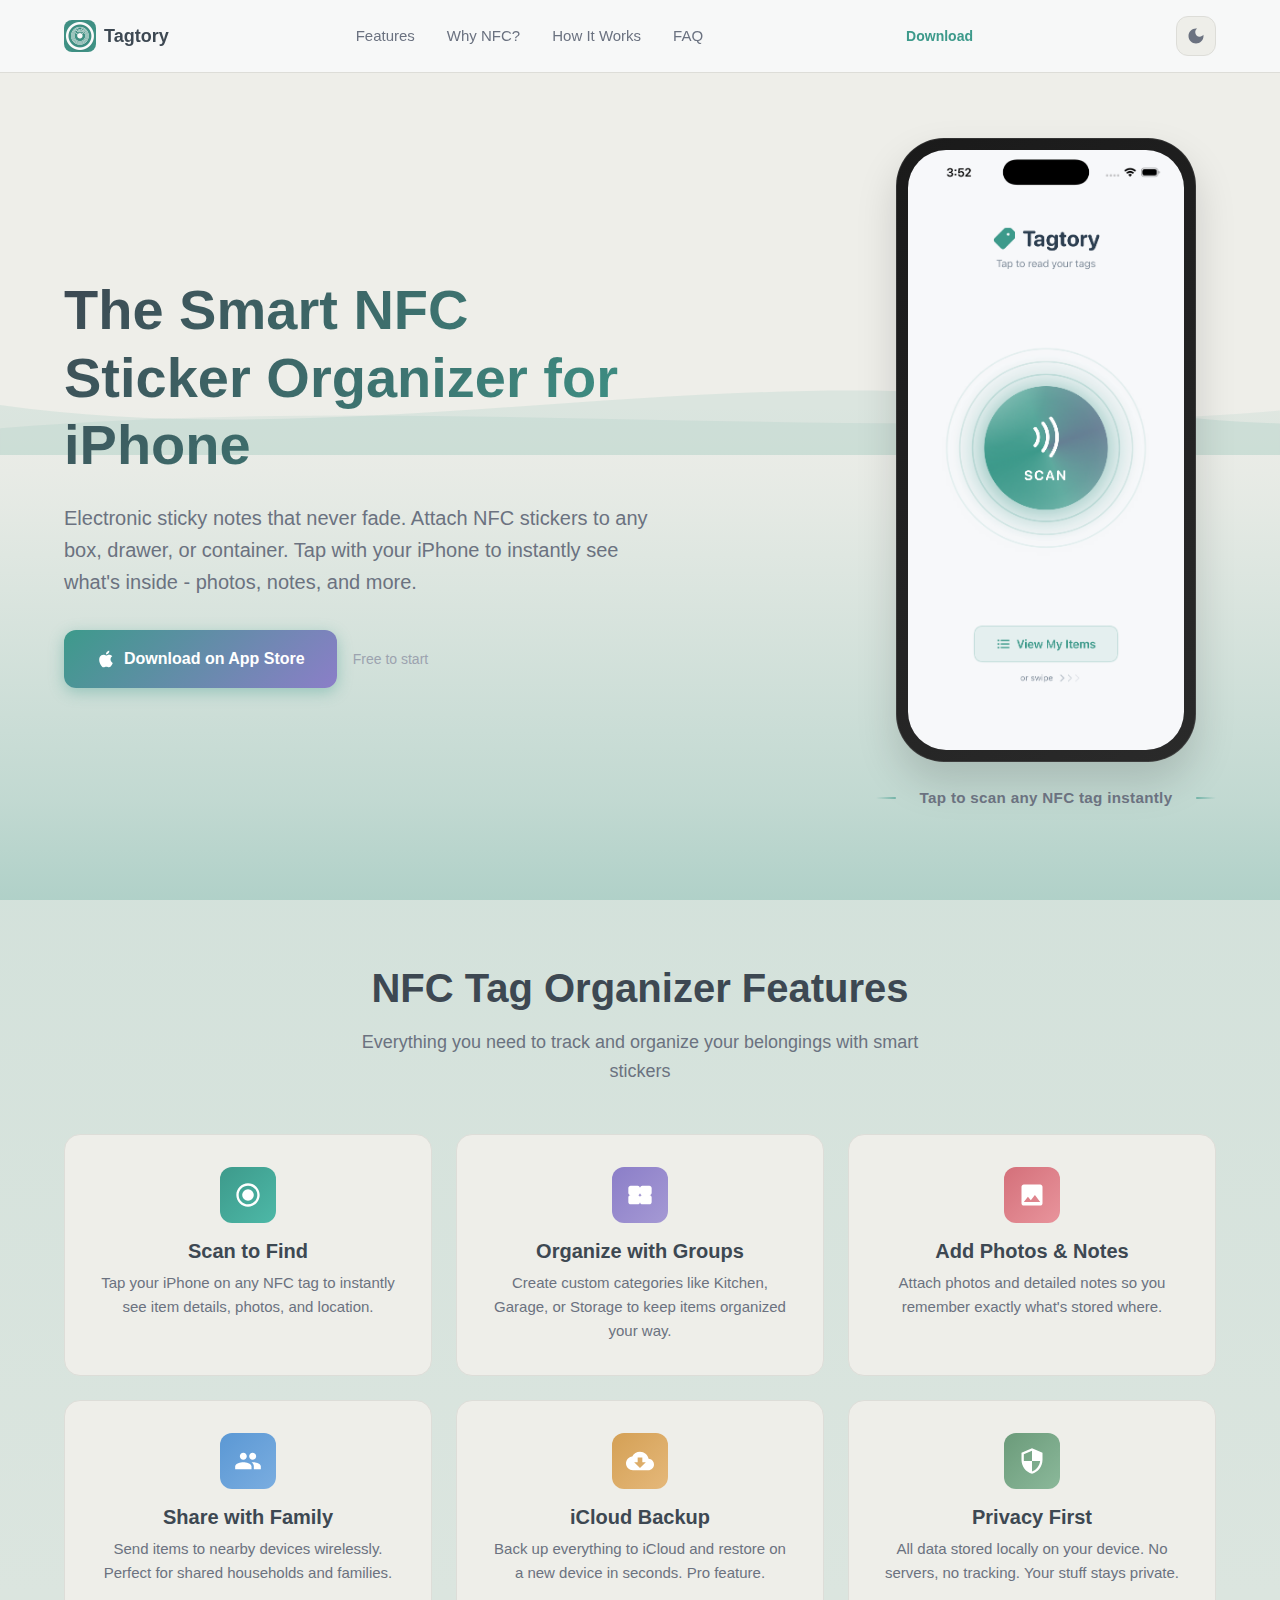
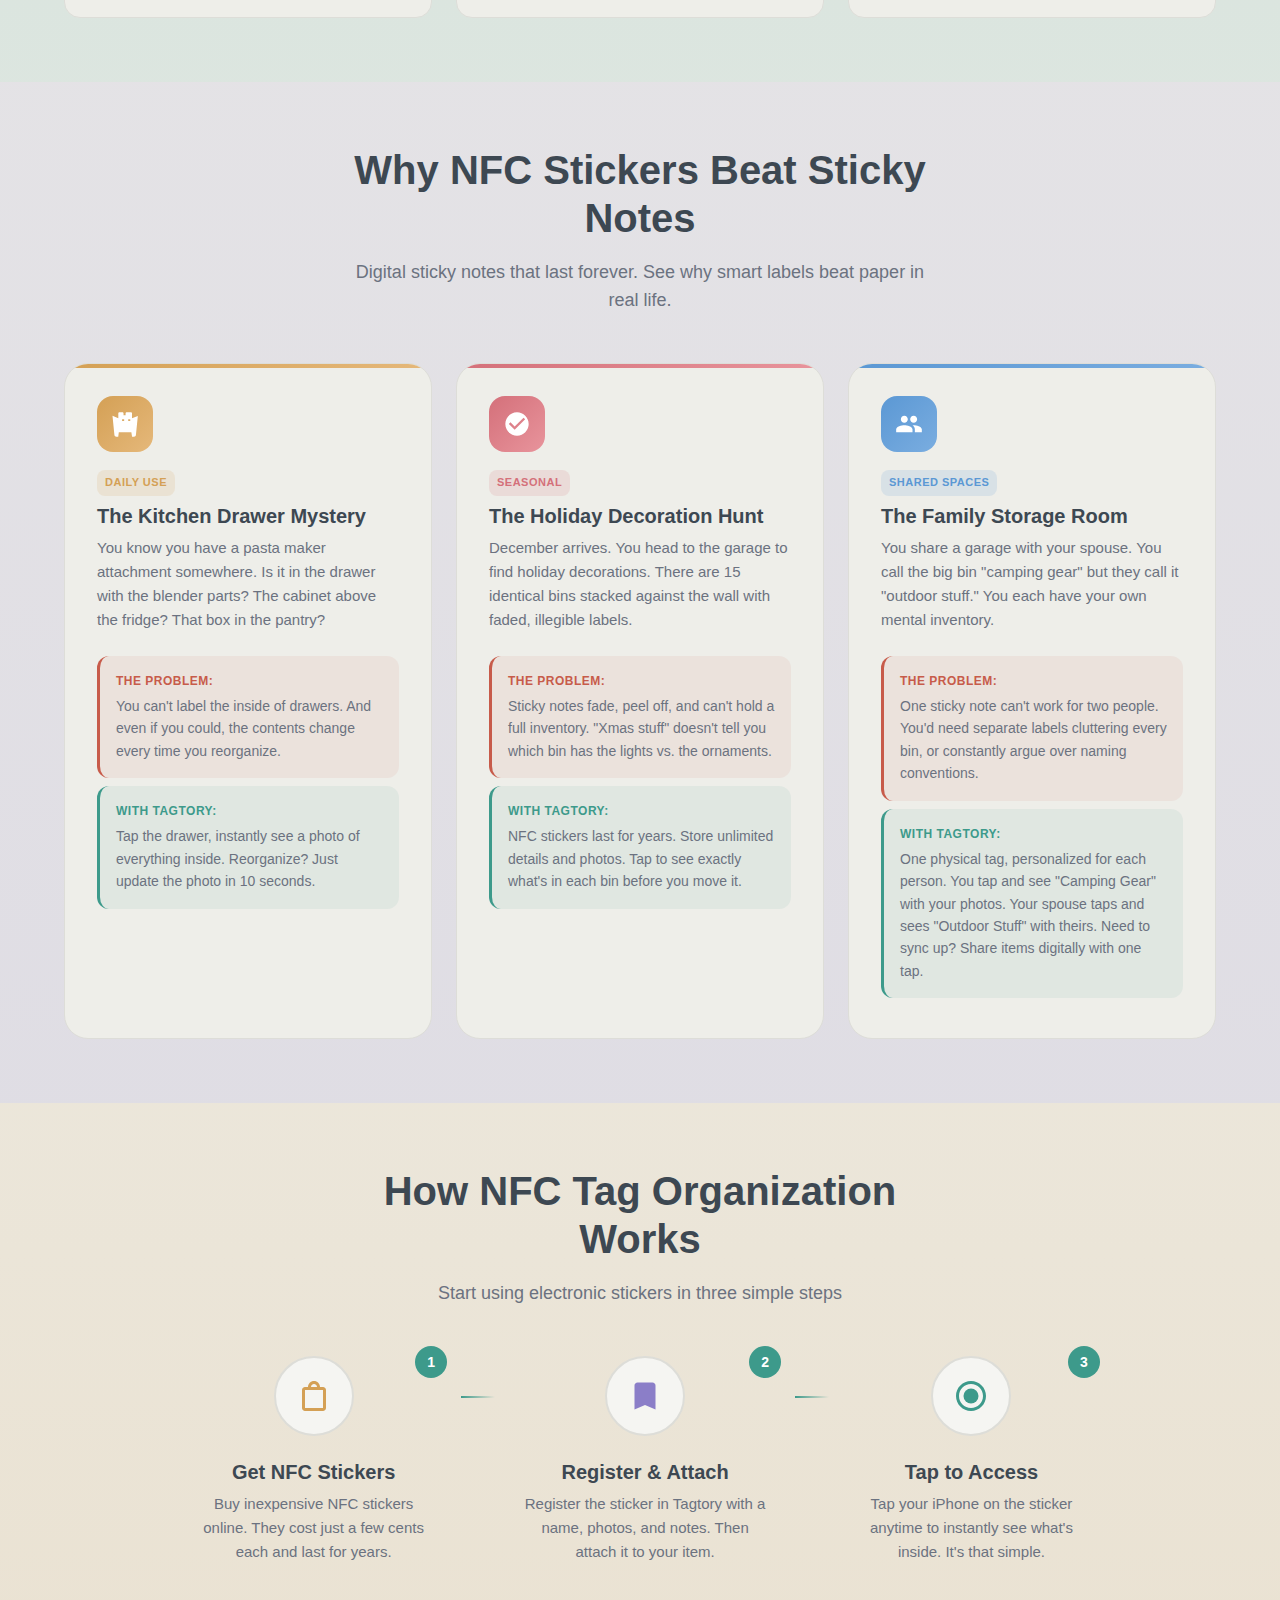
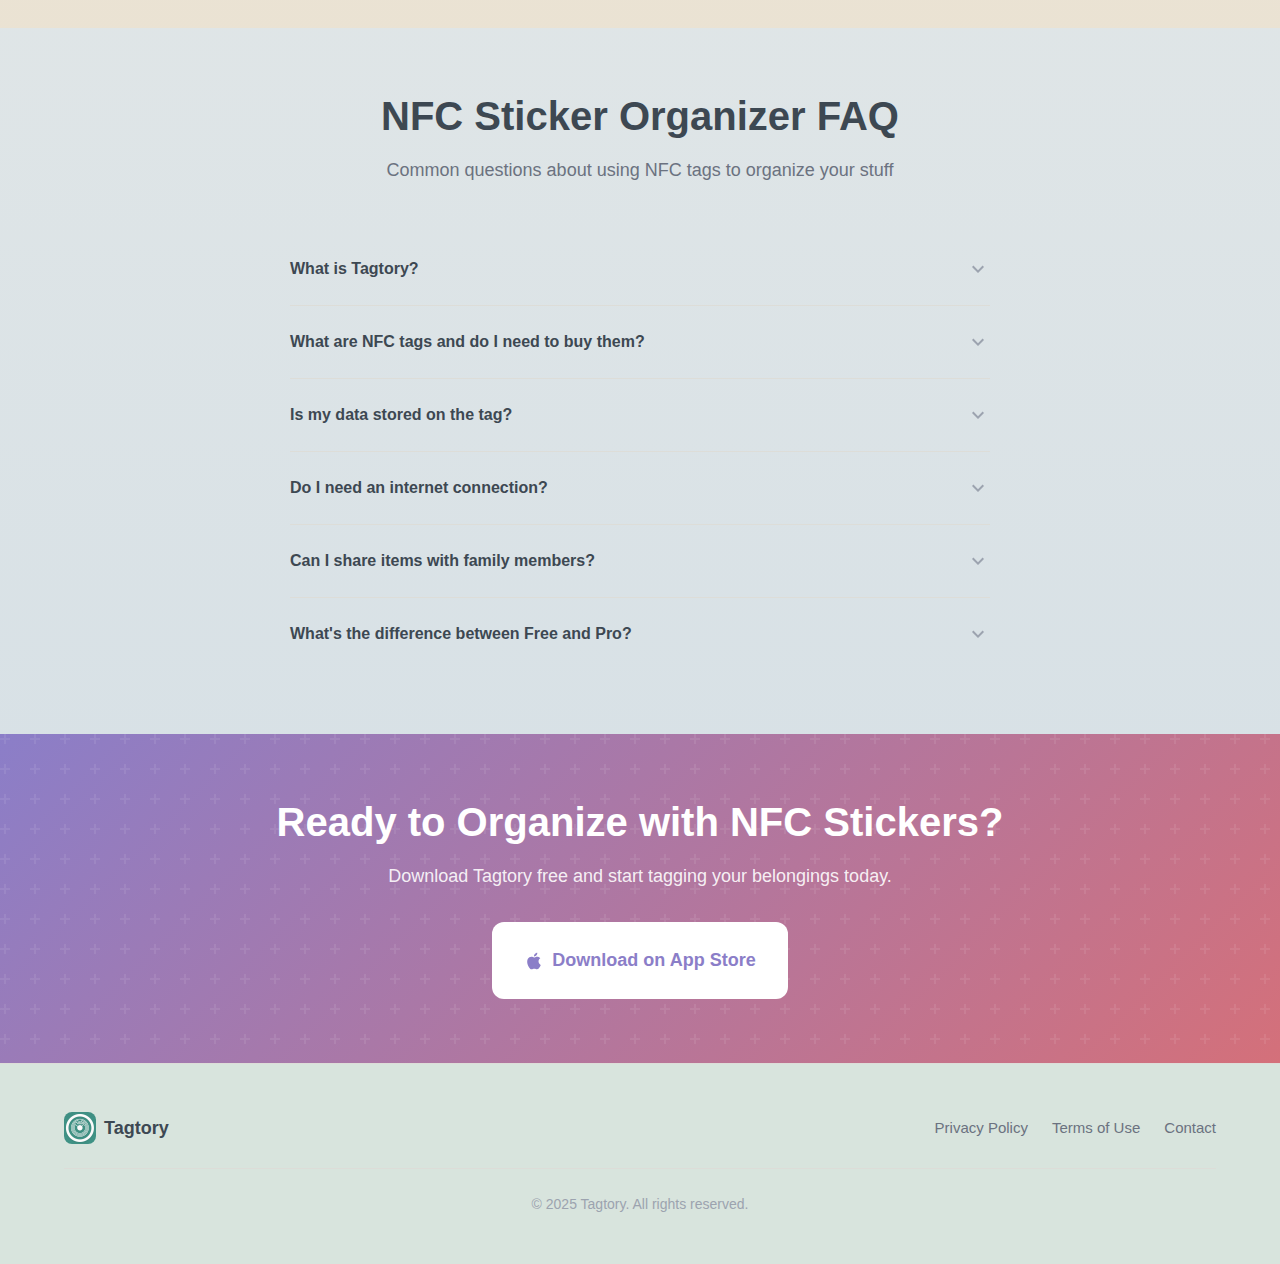
<file: index.html>
<!DOCTYPE html>
<html lang="en">
<head>
    <meta charset="UTF-8">
    <meta name="viewport" content="width=device-width, initial-scale=1.0">

    <!-- Primary Meta Tags -->
    <title>Tagtory - NFC Sticker Organizer App | Tag & Track Your Stuff</title>
    <meta name="title" content="Tagtory - NFC Sticker Organizer App | Tag & Track Your Stuff">
    <meta name="description" content="Electronic sticky notes for iPhone. Tap NFC stickers to instantly see what's inside any box, drawer, or container. Add photos, notes, and share with family. The smart label maker alternative. Free on the App Store.">
    <meta name="keywords" content="NFC tags, NFC stickers, electronic sticky notes, digital sticky notes, smart labels, digital labels, electronic labels, NFC labels, home organization app, inventory app, storage organization, label maker alternative, storage bin labels, home inventory app, moving boxes app, garage organization, kitchen organization, iOS NFC app, iPhone NFC, item tracker, belongings organizer, smart tags iPhone, RFID stickers, NTAG213, NTAG215, NTAG216">
    <meta name="author" content="Tagtory">
    <meta name="robots" content="index, follow">
    <meta name="language" content="English">
    <meta name="revisit-after" content="7 days">

    <!-- Open Graph / Facebook -->
    <meta property="og:type" content="website">
    <meta property="og:url" content="https://tagtory.app/">
    <meta property="og:title" content="Tagtory - NFC Sticker Organizer App | Tag & Track Your Stuff">
    <meta property="og:description" content="Tap any storage bin with your iPhone to instantly see what's inside. Photos, notes, location - all from a simple NFC sticker. Free on the App Store.">
    <meta property="og:image" content="https://tagtory.app/images/og-image.png">
    <meta property="og:site_name" content="Tagtory">
    <meta property="og:locale" content="en_US">

    <!-- Twitter -->
    <meta name="twitter:card" content="summary_large_image">
    <meta name="twitter:url" content="https://tagtory.app/">
    <meta name="twitter:title" content="Tagtory - NFC Sticker Organizer App | Tag & Track Your Stuff">
    <meta name="twitter:description" content="Tap any storage bin with your iPhone to instantly see what's inside. Photos, notes, location - all from a simple NFC sticker.">
    <meta name="twitter:image" content="https://tagtory.app/images/og-image.png">

    <!-- Favicon -->
    <link rel="icon" type="image/png" href="images/icon.png">
    <link rel="apple-touch-icon" href="images/icon.png">

    <!-- SEO Links -->
    <link rel="sitemap" type="application/xml" href="/sitemap.xml">

    <!-- Stylesheet -->
    <link rel="stylesheet" href="styles.css">

    <!-- Canonical URL -->
    <link rel="canonical" href="https://tagtory.app/">

    <!-- Structured Data - App -->
    <script type="application/ld+json">
    {
        "@context": "https://schema.org",
        "@type": "MobileApplication",
        "name": "Tagtory",
        "operatingSystem": "iOS 18.0+",
        "applicationCategory": "UtilitiesApplication",
        "offers": {
            "@type": "Offer",
            "price": "0",
            "priceCurrency": "USD"
        },
        "description": "Organize and track your belongings with NFC stickers on your iPhone. Tap any tagged item to instantly see what's inside - photos, notes, and location.",
        "featureList": [
            "Scan NFC tags to find items instantly",
            "Add photos and detailed notes",
            "Organize items into custom groups",
            "Share inventory with family wirelessly",
            "iCloud backup and restore",
            "Works completely offline"
        ],
        "screenshot": "https://tagtory.app/images/screenshot-root.png",
        "softwareVersion": "1.0"
    }
    </script>

    <!-- Structured Data - FAQ -->
    <script type="application/ld+json">
    {
        "@context": "https://schema.org",
        "@type": "FAQPage",
        "mainEntity": [
            {
                "@type": "Question",
                "name": "What is Tagtory?",
                "acceptedAnswer": {
                    "@type": "Answer",
                    "text": "Tagtory helps you organize and track your belongings using NFC stickers. Simply attach a sticker to any item, register it in the app, and tap to instantly see details about that item. Tagtory handles all the technical details - you can treat the stickers like simple labels without needing to understand how NFC works."
                }
            },
            {
                "@type": "Question",
                "name": "What are NFC tags and do I need to buy them?",
                "acceptedAnswer": {
                    "@type": "Answer",
                    "text": "NFC (Near Field Communication) tags are small, inexpensive stickers that your iPhone can read by tapping. They don't need batteries and last for years. You can buy them online for a few cents each - any NTAG213, NTAG215, or NTAG216 stickers will work."
                }
            },
            {
                "@type": "Question",
                "name": "Is my data stored on the NFC tag?",
                "acceptedAnswer": {
                    "@type": "Answer",
                    "text": "No. The NFC tag only stores a small reference code. All your actual data (name, location, photos) is stored securely on your device. If someone else scans your tag, they won't see your information."
                }
            },
            {
                "@type": "Question",
                "name": "Do I need an internet connection to use Tagtory?",
                "acceptedAnswer": {
                    "@type": "Answer",
                    "text": "No. Registering tags, scanning tags and viewing items works completely offline. You only need internet for iCloud backup and restore. Sharing items between devices requires both devices to be on the same WiFi network."
                }
            },
            {
                "@type": "Question",
                "name": "Can I share items with family members?",
                "acceptedAnswer": {
                    "@type": "Answer",
                    "text": "Yes! The same tag can be registered on multiple devices, and each device stores its own information. You can also share items directly using peer-to-peer sharing when both devices have Tagtory open and are on the same WiFi network."
                }
            },
            {
                "@type": "Question",
                "name": "What's the difference between Free and Pro?",
                "acceptedAnswer": {
                    "@type": "Answer",
                    "text": "The free version lets you register up to 10 tags, 3 groups, and 1 photo per item. You can create unlimited items but can only register 10 tags. Tagtory Pro unlocks unlimited tags, unlimited photos, unlimited groups, and iCloud backup."
                }
            }
        ]
    }
    </script>

    <!-- Structured Data - HowTo -->
    <script type="application/ld+json">
    {
        "@context": "https://schema.org",
        "@type": "HowTo",
        "name": "How to organize your belongings with NFC tags",
        "description": "A simple 3-step guide to using Tagtory to track and organize physical items with NFC stickers.",
        "step": [
            {
                "@type": "HowToStep",
                "position": 1,
                "name": "Get NFC Stickers",
                "text": "Buy inexpensive NFC stickers online. They cost just a few cents each and last for years. Any NTAG213, NTAG215, or NTAG216 stickers will work.",
                "url": "https://tagtory.app/#how-it-works"
            },
            {
                "@type": "HowToStep",
                "position": 2,
                "name": "Register & Attach",
                "text": "Register the sticker in Tagtory with a name, photos, and notes. Then attach it to your item or storage container.",
                "url": "https://tagtory.app/#how-it-works"
            },
            {
                "@type": "HowToStep",
                "position": 3,
                "name": "Tap to Access",
                "text": "Tap your iPhone on the sticker anytime to instantly see what's inside. Update the information whenever you need to.",
                "url": "https://tagtory.app/#how-it-works"
            }
        ]
    }
    </script>

    <!-- Structured Data - Organization -->
    <script type="application/ld+json">
    {
        "@context": "https://schema.org",
        "@type": "Organization",
        "name": "Tagtory",
        "url": "https://tagtory.app",
        "logo": "https://tagtory.app/images/icon.png",
        "contactPoint": {
            "@type": "ContactPoint",
            "email": "jyan1999appledeveloper@gmail.com",
            "contactType": "customer support"
        }
    }
    </script>
</head>
<body>
    <!-- Navigation -->
    <nav class="nav">
        <div class="container nav-container">
            <a href="#" class="nav-logo">
                <img src="images/icon.png" alt="Tagtory" class="nav-icon">
                <span>Tagtory</span>
            </a>
            <div class="nav-links">
                <a href="#features">Features</a>
                <a href="#scenario">Why NFC?</a>
                <a href="#how-it-works">How It Works</a>
                <a href="#faq">FAQ</a>
            </div>
            <a href="#" class="btn btn-small">Download</a>
            <button class="theme-toggle" aria-label="Toggle theme">
                <svg class="icon-sun" viewBox="0 0 24 24" fill="currentColor"><path d="M12 7c-2.76 0-5 2.24-5 5s2.24 5 5 5 5-2.24 5-5-2.24-5-5-5zM2 13h2c.55 0 1-.45 1-1s-.45-1-1-1H2c-.55 0-1 .45-1 1s.45 1 1 1zm18 0h2c.55 0 1-.45 1-1s-.45-1-1-1h-2c-.55 0-1 .45-1 1s.45 1 1 1zM11 2v2c0 .55.45 1 1 1s1-.45 1-1V2c0-.55-.45-1-1-1s-1 .45-1 1zm0 18v2c0 .55.45 1 1 1s1-.45 1-1v-2c0-.55-.45-1-1-1s-1 .45-1 1zM5.99 4.58c-.39-.39-1.03-.39-1.41 0-.39.39-.39 1.03 0 1.41l1.06 1.06c.39.39 1.03.39 1.41 0s.39-1.03 0-1.41L5.99 4.58zm12.37 12.37c-.39-.39-1.03-.39-1.41 0-.39.39-.39 1.03 0 1.41l1.06 1.06c.39.39 1.03.39 1.41 0 .39-.39.39-1.03 0-1.41l-1.06-1.06zm1.06-10.96c.39-.39.39-1.03 0-1.41-.39-.39-1.03-.39-1.41 0l-1.06 1.06c-.39.39-.39 1.03 0 1.41s1.03.39 1.41 0l1.06-1.06zM7.05 18.36c.39-.39.39-1.03 0-1.41-.39-.39-1.03-.39-1.41 0l-1.06 1.06c-.39.39-.39 1.03 0 1.41s1.03.39 1.41 0l1.06-1.06z"/></svg>
                <svg class="icon-moon" viewBox="0 0 24 24" fill="currentColor"><path d="M12 3c-4.97 0-9 4.03-9 9s4.03 9 9 9 9-4.03 9-9c0-.46-.04-.92-.1-1.36-.98 1.37-2.58 2.26-4.4 2.26-2.98 0-5.4-2.42-5.4-5.4 0-1.81.89-3.42 2.26-4.4-.44-.06-.9-.1-1.36-.1z"/></svg>
            </button>
            <button class="mobile-menu-btn" aria-label="Menu">
                <span></span>
                <span></span>
                <span></span>
            </button>
        </div>
    </nav>

    <!-- Mobile Menu -->
    <div class="mobile-menu">
        <a href="#features">Features</a>
        <a href="#scenario">Why NFC?</a>
        <a href="#how-it-works">How It Works</a>
        <a href="#faq">FAQ</a>
        <a href="#" class="btn">Download</a>
    </div>

    <!-- Hero Section -->
    <section class="hero" id="hero">
        <!-- Animated Background -->
        <div class="hero-bg">
            <!-- Tint wave at bottom -->
            <div class="hero-wave"></div>

            <!-- Rising bubbles -->
            <div class="bubbles">
                <div class="bubble"></div>
                <div class="bubble"></div>
                <div class="bubble"></div>
                <div class="bubble"></div>
                <div class="bubble"></div>
                <div class="bubble"></div>
                <div class="bubble"></div>
                <div class="bubble"></div>
                <div class="bubble"></div>
                <div class="bubble"></div>
                <div class="bubble"></div>
                <div class="bubble"></div>
                <div class="bubble"></div>
                <div class="bubble"></div>
                <div class="bubble"></div>
            </div>
        </div>

        <div class="container hero-container">
            <div class="hero-content">
                <h1>The Smart NFC Sticker Organizer for iPhone</h1>
                <p class="hero-subtitle">Electronic sticky notes that never fade. Attach NFC stickers to any box, drawer, or container. Tap with your iPhone to instantly see what's inside - photos, notes, and more.</p>
                <div class="hero-cta">
                    <a href="#" class="btn btn-primary">
                        <svg class="apple-icon" viewBox="0 0 24 24" fill="currentColor">
                            <path d="M18.71 19.5c-.83 1.24-1.71 2.45-3.05 2.47-1.34.03-1.77-.79-3.29-.79-1.53 0-2 .77-3.27.82-1.31.05-2.3-1.32-3.14-2.53C4.25 17 2.94 12.45 4.7 9.39c.87-1.52 2.43-2.48 4.12-2.51 1.28-.02 2.5.87 3.29.87.78 0 2.26-1.07 3.81-.91.65.03 2.47.26 3.64 1.98-.09.06-2.17 1.28-2.15 3.81.03 3.02 2.65 4.03 2.68 4.04-.03.07-.42 1.44-1.38 2.83M13 3.5c.73-.83 1.94-1.46 2.94-1.5.13 1.17-.34 2.35-1.04 3.19-.69.85-1.83 1.51-2.95 1.42-.15-1.15.41-2.35 1.05-3.11z"/>
                        </svg>
                        Download on App Store
                    </a>
                    <span class="hero-badge">Free to start</span>
                </div>
            </div>
            <div class="hero-visual">
                <div class="phone-mockup">
                    <div class="hero-screenshots">
                        <img src="images/screenshot-root.png" alt="Tagtory NFC scanner app - tap to scan your tags" class="hero-screenshot active">
                        <img src="images/screenshot-list.png" alt="Tagtory items list - organize with groups and photos" class="hero-screenshot">
                        <img src="images/screenshot-share.png" alt="Tagtory sharing - send items to nearby devices" class="hero-screenshot">
                        <img src="images/screenshot-icloud.png" alt="Tagtory iCloud backup - sync and restore your data across devices" class="hero-screenshot">
                    </div>
                </div>
                <div class="hero-captions">
                    <p class="hero-caption active">Tap to scan any NFC tag instantly</p>
                    <p class="hero-caption">Organize items with groups and photos</p>
                    <p class="hero-caption">Share with family wirelessly</p>
                    <p class="hero-caption">Sync and restore your data across devices</p>
                </div>
            </div>
        </div>
    </section>

    <!-- Features Section -->
    <section class="features" id="features">
        <div class="container">
            <div class="section-header">
                <h2>NFC Tag Organizer Features</h2>
                <p>Everything you need to track and organize your belongings with smart stickers</p>
            </div>
            <div class="features-grid">
                <div class="feature-card">
                    <div class="feature-icon">
                        <svg viewBox="0 0 24 24" fill="currentColor"><path d="M12 2C6.48 2 2 6.48 2 12s4.48 10 10 10 10-4.48 10-10S17.52 2 12 2zm0 18c-4.41 0-8-3.59-8-8s3.59-8 8-8 8 3.59 8 8-3.59 8-8 8z"/><circle cx="12" cy="12" r="5"/></svg>
                    </div>
                    <h3>Scan to Find</h3>
                    <p>Tap your iPhone on any NFC tag to instantly see item details, photos, and location.</p>
                </div>
                <div class="feature-card">
                    <div class="feature-icon">
                        <svg viewBox="0 0 24 24" fill="currentColor"><path d="M10 4H4c-1.1 0-2 .9-2 2v4c0 1.1.9 2 2 2h6c1.1 0 2-.9 2-2V6c0-1.1-.9-2-2-2zm0 8H4c-1.1 0-2 .9-2 2v4c0 1.1.9 2 2 2h6c1.1 0 2-.9 2-2v-4c0-1.1-.9-2-2-2zm10-8h-6c-1.1 0-2 .9-2 2v4c0 1.1.9 2 2 2h6c1.1 0 2-.9 2-2V6c0-1.1-.9-2-2-2zm0 8h-6c-1.1 0-2 .9-2 2v4c0 1.1.9 2 2 2h6c1.1 0 2-.9 2-2v-4c0-1.1-.9-2-2-2z"/></svg>
                    </div>
                    <h3>Organize with Groups</h3>
                    <p>Create custom categories like Kitchen, Garage, or Storage to keep items organized your way.</p>
                </div>
                <div class="feature-card">
                    <div class="feature-icon">
                        <svg viewBox="0 0 24 24" fill="currentColor"><path d="M21 19V5c0-1.1-.9-2-2-2H5c-1.1 0-2 .9-2 2v14c0 1.1.9 2 2 2h14c1.1 0 2-.9 2-2zM8.5 13.5l2.5 3.01L14.5 12l4.5 6H5l3.5-4.5z"/></svg>
                    </div>
                    <h3>Add Photos & Notes</h3>
                    <p>Attach photos and detailed notes so you remember exactly what's stored where.</p>
                </div>
                <div class="feature-card">
                    <div class="feature-icon">
                        <svg viewBox="0 0 24 24" fill="currentColor"><path d="M16 11c1.66 0 2.99-1.34 2.99-3S17.66 5 16 5c-1.66 0-3 1.34-3 3s1.34 3 3 3zm-8 0c1.66 0 2.99-1.34 2.99-3S9.66 5 8 5C6.34 5 5 6.34 5 8s1.34 3 3 3zm0 2c-2.33 0-7 1.17-7 3.5V19h14v-2.5c0-2.33-4.67-3.5-7-3.5zm8 0c-.29 0-.62.02-.97.05 1.16.84 1.97 1.97 1.97 3.45V19h6v-2.5c0-2.33-4.67-3.5-7-3.5z"/></svg>
                    </div>
                    <h3>Share with Family</h3>
                    <p>Send items to nearby devices wirelessly. Perfect for shared households and families.</p>
                </div>
                <div class="feature-card">
                    <div class="feature-icon">
                        <svg viewBox="0 0 24 24" fill="currentColor"><path d="M19.35 10.04C18.67 6.59 15.64 4 12 4 9.11 4 6.6 5.64 5.35 8.04 2.34 8.36 0 10.91 0 14c0 3.31 2.69 6 6 6h13c2.76 0 5-2.24 5-5 0-2.64-2.05-4.78-4.65-4.96zM17 13l-5 5-5-5h3V9h4v4h3z"/></svg>
                    </div>
                    <h3>iCloud Backup</h3>
                    <p>Back up everything to iCloud and restore on a new device in seconds. Pro feature.</p>
                </div>
                <div class="feature-card">
                    <div class="feature-icon">
                        <svg viewBox="0 0 24 24" fill="currentColor"><path d="M12 1L3 5v6c0 5.55 3.84 10.74 9 12 5.16-1.26 9-6.45 9-12V5l-9-4zm0 10.99h7c-.53 4.12-3.28 7.79-7 8.94V12H5V6.3l7-3.11v8.8z"/></svg>
                    </div>
                    <h3>Privacy First</h3>
                    <p>All data stored locally on your device. No servers, no tracking. Your stuff stays private.</p>
                </div>
            </div>
        </div>
    </section>

    <!-- Scenario Section -->
    <section class="scenario" id="scenario">
        <div class="container">
            <div class="section-header">
                <h2>Why NFC Stickers Beat Sticky Notes</h2>
                <p>Digital sticky notes that last forever. See why smart labels beat paper in real life.</p>
            </div>

            <div class="scenarios-grid">
                <!-- Scenario 1: Kitchen -->
                <div class="scenario-card scenario-kitchen">
                    <div class="scenario-icon">
                        <svg viewBox="0 0 24 24" fill="currentColor"><path d="M18.06 22.99h1.66c.84 0 1.53-.64 1.63-1.46L23 5.05l-5 2V2.98c0-.55-.45-1-1-1h-3.5c-.55 0-1 .45-1 1v1.5h-1.75V2.98c0-.55-.45-1-1-1H7.27c-.55 0-1 .45-1 1V7l-5-2 1.66 16.53c.1.83.79 1.46 1.63 1.46h1.66l.47-4h10.75l.62 4zM9.52 7.98h1.75v1.5H9.52v-1.5zm5.23 0h1.75v1.5h-1.75v-1.5z"/></svg>
                    </div>
                    <span class="scenario-badge">Daily Use</span>
                    <h3>The Kitchen Drawer Mystery</h3>
                    <p class="scenario-desc">You know you have a pasta maker attachment somewhere. Is it in the drawer with the blender parts? The cabinet above the fridge? That box in the pantry?</p>
                    <div class="scenario-pain">
                        <span class="pain-label">The problem:</span>
                        <p>You can't label the inside of drawers. And even if you could, the contents change every time you reorganize.</p>
                    </div>
                    <div class="scenario-win">
                        <span class="win-label">With Tagtory:</span>
                        <p>Tap the drawer, instantly see a photo of everything inside. Reorganize? Just update the photo in 10 seconds.</p>
                    </div>
                </div>

                <!-- Scenario 2: Holiday -->
                <div class="scenario-card scenario-holiday">
                    <div class="scenario-icon">
                        <svg viewBox="0 0 24 24" fill="currentColor"><path d="M12 2C6.48 2 2 6.48 2 12s4.48 10 10 10 10-4.48 10-10S17.52 2 12 2zm-2 15l-5-5 1.41-1.41L10 14.17l7.59-7.59L19 8l-9 9z"/></svg>
                    </div>
                    <span class="scenario-badge">Seasonal</span>
                    <h3>The Holiday Decoration Hunt</h3>
                    <p class="scenario-desc">December arrives. You head to the garage to find holiday decorations. There are 15 identical bins stacked against the wall with faded, illegible labels.</p>
                    <div class="scenario-pain">
                        <span class="pain-label">The problem:</span>
                        <p>Sticky notes fade, peel off, and can't hold a full inventory. "Xmas stuff" doesn't tell you which bin has the lights vs. the ornaments.</p>
                    </div>
                    <div class="scenario-win">
                        <span class="win-label">With Tagtory:</span>
                        <p>NFC stickers last for years. Store unlimited details and photos. Tap to see exactly what's in each bin before you move it.</p>
                    </div>
                </div>

                <!-- Scenario 3: Shared Space -->
                <div class="scenario-card scenario-shared">
                    <div class="scenario-icon">
                        <svg viewBox="0 0 24 24" fill="currentColor"><path d="M16 11c1.66 0 2.99-1.34 2.99-3S17.66 5 16 5c-1.66 0-3 1.34-3 3s1.34 3 3 3zm-8 0c1.66 0 2.99-1.34 2.99-3S9.66 5 8 5C6.34 5 5 6.34 5 8s1.34 3 3 3zm0 2c-2.33 0-7 1.17-7 3.5V19h14v-2.5c0-2.33-4.67-3.5-7-3.5zm8 0c-.29 0-.62.02-.97.05 1.16.84 1.97 1.97 1.97 3.45V19h6v-2.5c0-2.33-4.67-3.5-7-3.5z"/></svg>
                    </div>
                    <span class="scenario-badge">Shared Spaces</span>
                    <h3>The Family Storage Room</h3>
                    <p class="scenario-desc">You share a garage with your spouse. You call the big bin "camping gear" but they call it "outdoor stuff." You each have your own mental inventory.</p>
                    <div class="scenario-pain">
                        <span class="pain-label">The problem:</span>
                        <p>One sticky note can't work for two people. You'd need separate labels cluttering every bin, or constantly argue over naming conventions.</p>
                    </div>
                    <div class="scenario-win">
                        <span class="win-label">With Tagtory:</span>
                        <p>One physical tag, personalized for each person. You tap and see "Camping Gear" with your photos. Your spouse taps and sees "Outdoor Stuff" with theirs. Need to sync up? Share items digitally with one tap.</p>
                    </div>
                </div>
            </div>
        </div>
    </section>

    <!-- How It Works Section -->
    <section class="how-it-works" id="how-it-works">
        <div class="container">
            <div class="section-header">
                <h2>How NFC Tag Organization Works</h2>
                <p>Start using electronic stickers in three simple steps</p>
            </div>
            <div class="steps">
                <div class="step">
                    <div class="step-number">1</div>
                    <div class="step-icon">
                        <svg viewBox="0 0 24 24" fill="currentColor"><path d="M18 6h-2c0-2.21-1.79-4-4-4S8 3.79 8 6H6c-1.1 0-2 .9-2 2v12c0 1.1.9 2 2 2h12c1.1 0 2-.9 2-2V8c0-1.1-.9-2-2-2zm-6-2c1.1 0 2 .9 2 2h-4c0-1.1.9-2 2-2zm6 16H6V8h12v12z"/></svg>
                    </div>
                    <h3>Get NFC Stickers</h3>
                    <p>Buy inexpensive NFC stickers online. They cost just a few cents each and last for years.</p>
                </div>
                <div class="step-connector"></div>
                <div class="step">
                    <div class="step-number">2</div>
                    <div class="step-icon">
                        <svg viewBox="0 0 24 24" fill="currentColor"><path d="M17 3H7c-1.1 0-2 .9-2 2v16l7-3 7 3V5c0-1.1-.9-2-2-2z"/></svg>
                    </div>
                    <h3>Register & Attach</h3>
                    <p>Register the sticker in Tagtory with a name, photos, and notes. Then attach it to your item.</p>
                </div>
                <div class="step-connector"></div>
                <div class="step">
                    <div class="step-number">3</div>
                    <div class="step-icon">
                        <svg viewBox="0 0 24 24" fill="currentColor"><path d="M12 2C6.48 2 2 6.48 2 12s4.48 10 10 10 10-4.48 10-10S17.52 2 12 2zm0 18c-4.41 0-8-3.59-8-8s3.59-8 8-8 8 3.59 8 8-3.59 8-8 8z"/><circle cx="12" cy="12" r="5"/></svg>
                    </div>
                    <h3>Tap to Access</h3>
                    <p>Tap your iPhone on the sticker anytime to instantly see what's inside. It's that simple.</p>
                </div>
            </div>
        </div>
    </section>

    <!-- FAQ Section -->
    <section class="faq" id="faq">
        <div class="container">
            <div class="section-header">
                <h2>NFC Sticker Organizer FAQ</h2>
                <p>Common questions about using NFC tags to organize your stuff</p>
            </div>
            <div class="faq-list">
                <div class="faq-item">
                    <button class="faq-question">
                        <span>What is Tagtory?</span>
                        <svg viewBox="0 0 24 24" fill="currentColor"><path d="M7.41 8.59L12 13.17l4.59-4.58L18 10l-6 6-6-6 1.41-1.41z"/></svg>
                    </button>
                    <div class="faq-answer">
                        <p>Tagtory helps you organize and track your belongings using NFC stickers. Simply attach a sticker to any item, register it in the app, and tap to instantly see details about that item. Tagtory handles all the technical details - you can treat the stickers like simple labels without needing to understand how NFC works.</p>
                    </div>
                </div>
                <div class="faq-item">
                    <button class="faq-question">
                        <span>What are NFC tags and do I need to buy them?</span>
                        <svg viewBox="0 0 24 24" fill="currentColor"><path d="M7.41 8.59L12 13.17l4.59-4.58L18 10l-6 6-6-6 1.41-1.41z"/></svg>
                    </button>
                    <div class="faq-answer">
                        <p>NFC (Near Field Communication) tags are small, inexpensive stickers that your iPhone can read by tapping. They don't need batteries and last for years. You can buy them online for a few cents each - any NTAG213, NTAG215, or NTAG216 stickers will work.</p>
                    </div>
                </div>
                <div class="faq-item">
                    <button class="faq-question">
                        <span>Is my data stored on the tag?</span>
                        <svg viewBox="0 0 24 24" fill="currentColor"><path d="M7.41 8.59L12 13.17l4.59-4.58L18 10l-6 6-6-6 1.41-1.41z"/></svg>
                    </button>
                    <div class="faq-answer">
                        <p>No. The NFC tag only stores a small reference code. All your actual data (name, location, photos) is stored securely on your device. If someone else scans your tag, they won't see your information.</p>
                    </div>
                </div>
                <div class="faq-item">
                    <button class="faq-question">
                        <span>Do I need an internet connection?</span>
                        <svg viewBox="0 0 24 24" fill="currentColor"><path d="M7.41 8.59L12 13.17l4.59-4.58L18 10l-6 6-6-6 1.41-1.41z"/></svg>
                    </button>
                    <div class="faq-answer">
                        <p>No. Registering tags, scanning tags and viewing items works completely offline. You only need internet for iCloud backup and restore. Sharing items between devices requires both devices to be on the same WiFi network.</p>
                    </div>
                </div>
                <div class="faq-item">
                    <button class="faq-question">
                        <span>Can I share items with family members?</span>
                        <svg viewBox="0 0 24 24" fill="currentColor"><path d="M7.41 8.59L12 13.17l4.59-4.58L18 10l-6 6-6-6 1.41-1.41z"/></svg>
                    </button>
                    <div class="faq-answer">
                        <p>Yes! The same tag can be registered on multiple devices, and each device stores its own information. You can also share items directly using peer-to-peer sharing when both devices have Tagtory open and are on the same WiFi network.</p>
                    </div>
                </div>
                <div class="faq-item">
                    <button class="faq-question">
                        <span>What's the difference between Free and Pro?</span>
                        <svg viewBox="0 0 24 24" fill="currentColor"><path d="M7.41 8.59L12 13.17l4.59-4.58L18 10l-6 6-6-6 1.41-1.41z"/></svg>
                    </button>
                    <div class="faq-answer">
                        <p>The free version lets you register up to 10 tags, 3 groups, and 1 photo per item. You can create unlimited items but can only register 10 tags. Tagtory Pro unlocks unlimited tags, unlimited photos, unlimited groups, and iCloud backup.</p>
                    </div>
                </div>
            </div>
        </div>
    </section>

    <!-- CTA Section -->
    <section class="cta">
        <div class="container">
            <h2>Ready to Organize with NFC Stickers?</h2>
            <p>Download Tagtory free and start tagging your belongings today.</p>
            <a href="#" class="btn btn-primary btn-large">
                <svg class="apple-icon" viewBox="0 0 24 24" fill="currentColor">
                    <path d="M18.71 19.5c-.83 1.24-1.71 2.45-3.05 2.47-1.34.03-1.77-.79-3.29-.79-1.53 0-2 .77-3.27.82-1.31.05-2.3-1.32-3.14-2.53C4.25 17 2.94 12.45 4.7 9.39c.87-1.52 2.43-2.48 4.12-2.51 1.28-.02 2.5.87 3.29.87.78 0 2.26-1.07 3.81-.91.65.03 2.47.26 3.64 1.98-.09.06-2.17 1.28-2.15 3.81.03 3.02 2.65 4.03 2.68 4.04-.03.07-.42 1.44-1.38 2.83M13 3.5c.73-.83 1.94-1.46 2.94-1.5.13 1.17-.34 2.35-1.04 3.19-.69.85-1.83 1.51-2.95 1.42-.15-1.15.41-2.35 1.05-3.11z"/>
                </svg>
                Download on App Store
            </a>
        </div>
    </section>

    <!-- Footer -->
    <footer class="footer">
        <div class="container">
            <div class="footer-content">
                <div class="footer-brand">
                    <img src="images/icon.png" alt="Tagtory" class="footer-icon">
                    <span>Tagtory</span>
                </div>
                <div class="footer-links">
                    <a href="privacy.html">Privacy Policy</a>
                    <a href="terms.html">Terms of Use</a>
                    <a href="mailto:jyan1999appledeveloper@gmail.com">Contact</a>
                </div>
            </div>
            <div class="footer-bottom">
                <p>&copy; 2025 Tagtory. All rights reserved.</p>
            </div>
        </div>
    </footer>

    <script src="script.js"></script>
</body>
</html>
</file>
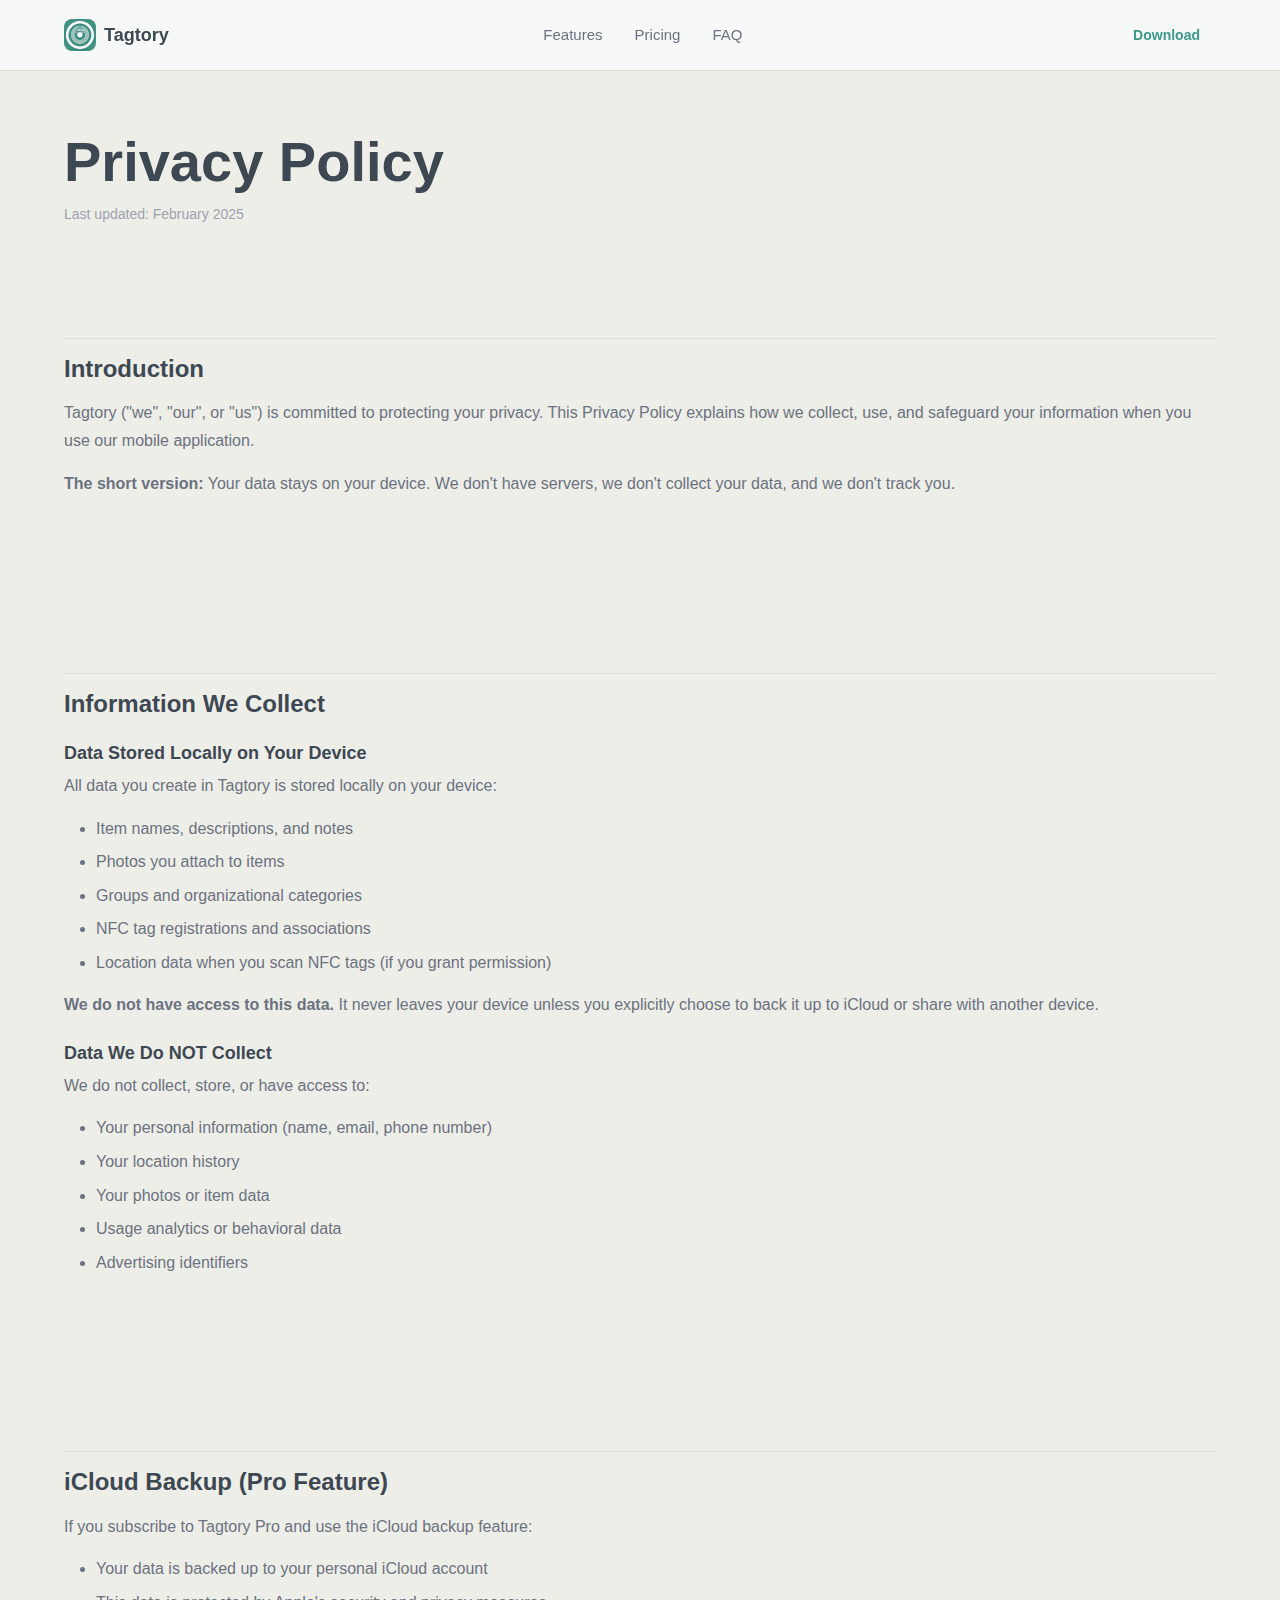
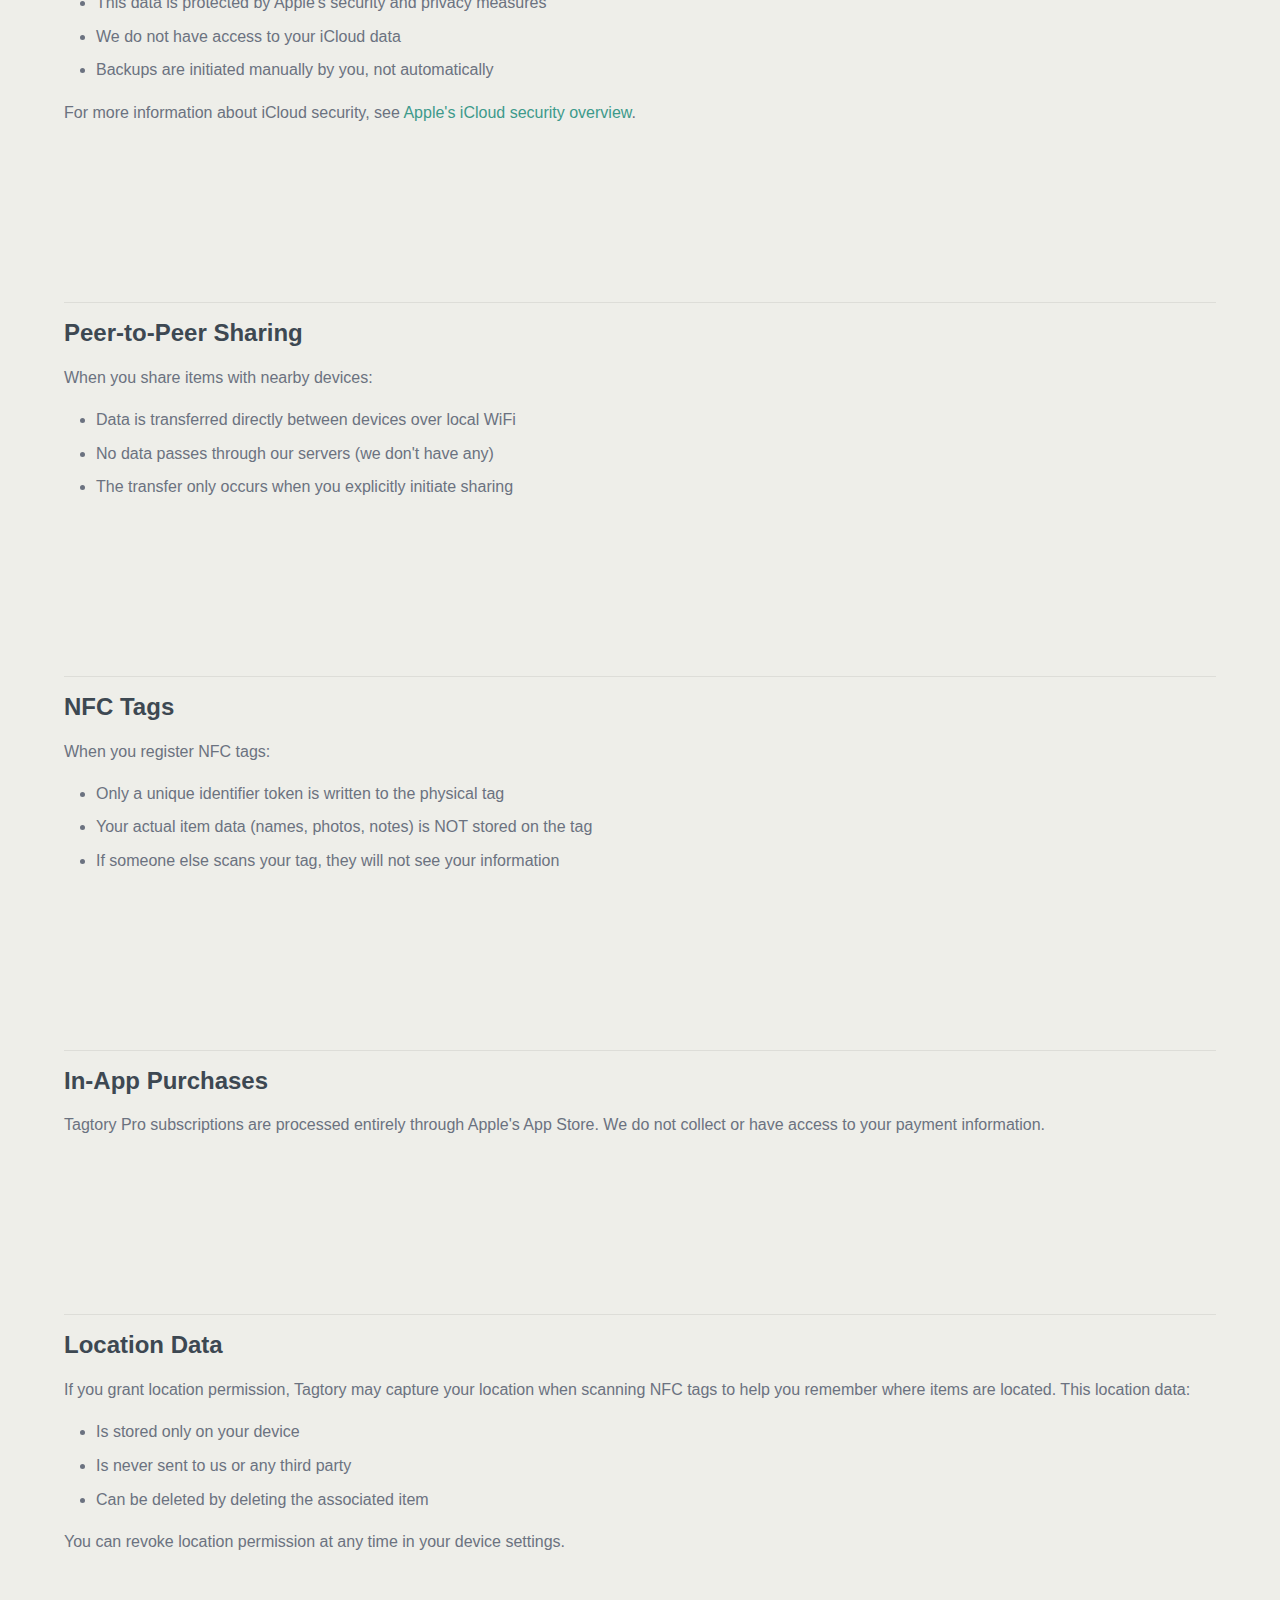
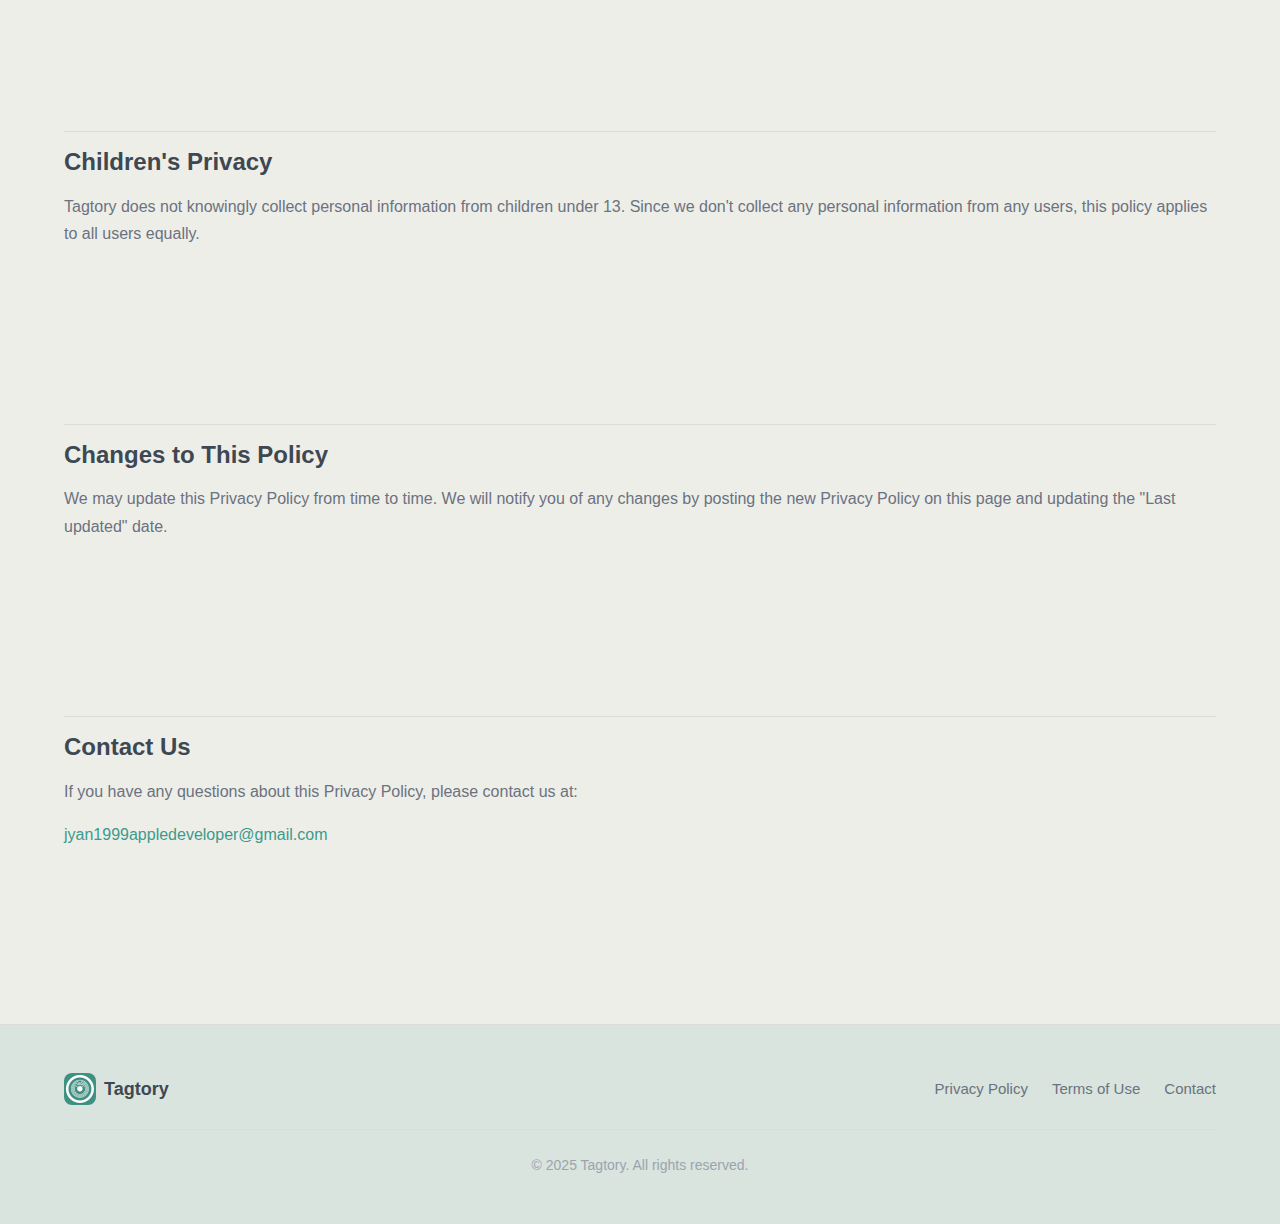
<file: privacy.html>
<!DOCTYPE html>
<html lang="en">
<head>
    <meta charset="UTF-8">
    <meta name="viewport" content="width=device-width, initial-scale=1.0">
    <title>Privacy Policy - Tagtory</title>
    <meta name="description" content="Privacy Policy for Tagtory iOS app. Learn how we protect your data and privacy.">
    <link rel="icon" type="image/png" href="images/icon.png">
    <link rel="apple-touch-icon" href="images/icon.png">
    <link rel="stylesheet" href="styles.css">
</head>
<body>
    <!-- Navigation -->
    <nav class="nav">
        <div class="container nav-container">
            <a href="index.html" class="nav-logo">
                <img src="images/icon.png" alt="Tagtory" class="nav-icon">
                <span>Tagtory</span>
            </a>
            <div class="nav-links">
                <a href="index.html#features">Features</a>
                <a href="index.html#pricing">Pricing</a>
                <a href="index.html#faq">FAQ</a>
            </div>
            <a href="#" class="btn btn-small">Download</a>
        </div>
    </nav>

    <!-- Privacy Policy Content -->
    <main class="legal-page">
        <div class="container">
            <h1>Privacy Policy</h1>
            <p class="legal-updated">Last updated: February 2025</p>

            <section class="legal-section">
                <h2>Introduction</h2>
                <p>Tagtory ("we", "our", or "us") is committed to protecting your privacy. This Privacy Policy explains how we collect, use, and safeguard your information when you use our mobile application.</p>
                <p><strong>The short version:</strong> Your data stays on your device. We don't have servers, we don't collect your data, and we don't track you.</p>
            </section>

            <section class="legal-section">
                <h2>Information We Collect</h2>
                <h3>Data Stored Locally on Your Device</h3>
                <p>All data you create in Tagtory is stored locally on your device:</p>
                <ul>
                    <li>Item names, descriptions, and notes</li>
                    <li>Photos you attach to items</li>
                    <li>Groups and organizational categories</li>
                    <li>NFC tag registrations and associations</li>
                    <li>Location data when you scan NFC tags (if you grant permission)</li>
                </ul>
                <p><strong>We do not have access to this data.</strong> It never leaves your device unless you explicitly choose to back it up to iCloud or share with another device.</p>

                <h3>Data We Do NOT Collect</h3>
                <p>We do not collect, store, or have access to:</p>
                <ul>
                    <li>Your personal information (name, email, phone number)</li>
                    <li>Your location history</li>
                    <li>Your photos or item data</li>
                    <li>Usage analytics or behavioral data</li>
                    <li>Advertising identifiers</li>
                </ul>
            </section>

            <section class="legal-section">
                <h2>iCloud Backup (Pro Feature)</h2>
                <p>If you subscribe to Tagtory Pro and use the iCloud backup feature:</p>
                <ul>
                    <li>Your data is backed up to your personal iCloud account</li>
                    <li>This data is protected by Apple's security and privacy measures</li>
                    <li>We do not have access to your iCloud data</li>
                    <li>Backups are initiated manually by you, not automatically</li>
                </ul>
                <p>For more information about iCloud security, see <a href="https://support.apple.com/en-us/HT202303" target="_blank" rel="noopener">Apple's iCloud security overview</a>.</p>
            </section>

            <section class="legal-section">
                <h2>Peer-to-Peer Sharing</h2>
                <p>When you share items with nearby devices:</p>
                <ul>
                    <li>Data is transferred directly between devices over local WiFi</li>
                    <li>No data passes through our servers (we don't have any)</li>
                    <li>The transfer only occurs when you explicitly initiate sharing</li>
                </ul>
            </section>

            <section class="legal-section">
                <h2>NFC Tags</h2>
                <p>When you register NFC tags:</p>
                <ul>
                    <li>Only a unique identifier token is written to the physical tag</li>
                    <li>Your actual item data (names, photos, notes) is NOT stored on the tag</li>
                    <li>If someone else scans your tag, they will not see your information</li>
                </ul>
            </section>

            <section class="legal-section">
                <h2>In-App Purchases</h2>
                <p>Tagtory Pro subscriptions are processed entirely through Apple's App Store. We do not collect or have access to your payment information.</p>
            </section>

            <section class="legal-section">
                <h2>Location Data</h2>
                <p>If you grant location permission, Tagtory may capture your location when scanning NFC tags to help you remember where items are located. This location data:</p>
                <ul>
                    <li>Is stored only on your device</li>
                    <li>Is never sent to us or any third party</li>
                    <li>Can be deleted by deleting the associated item</li>
                </ul>
                <p>You can revoke location permission at any time in your device settings.</p>
            </section>

            <section class="legal-section">
                <h2>Children's Privacy</h2>
                <p>Tagtory does not knowingly collect personal information from children under 13. Since we don't collect any personal information from any users, this policy applies to all users equally.</p>
            </section>

            <section class="legal-section">
                <h2>Changes to This Policy</h2>
                <p>We may update this Privacy Policy from time to time. We will notify you of any changes by posting the new Privacy Policy on this page and updating the "Last updated" date.</p>
            </section>

            <section class="legal-section">
                <h2>Contact Us</h2>
                <p>If you have any questions about this Privacy Policy, please contact us at:</p>
                <p><a href="mailto:jyan1999appledeveloper@gmail.com">jyan1999appledeveloper@gmail.com</a></p>
            </section>
        </div>
    </main>

    <!-- Footer -->
    <footer class="footer">
        <div class="container">
            <div class="footer-content">
                <div class="footer-brand">
                    <img src="images/icon.png" alt="Tagtory" class="footer-icon">
                    <span>Tagtory</span>
                </div>
                <div class="footer-links">
                    <a href="privacy.html">Privacy Policy</a>
                    <a href="terms.html">Terms of Use</a>
                    <a href="mailto:jyan1999appledeveloper@gmail.com">Contact</a>
                </div>
            </div>
            <div class="footer-bottom">
                <p>&copy; 2025 Tagtory. All rights reserved.</p>
            </div>
        </div>
    </footer>
</body>
</html>
</file>
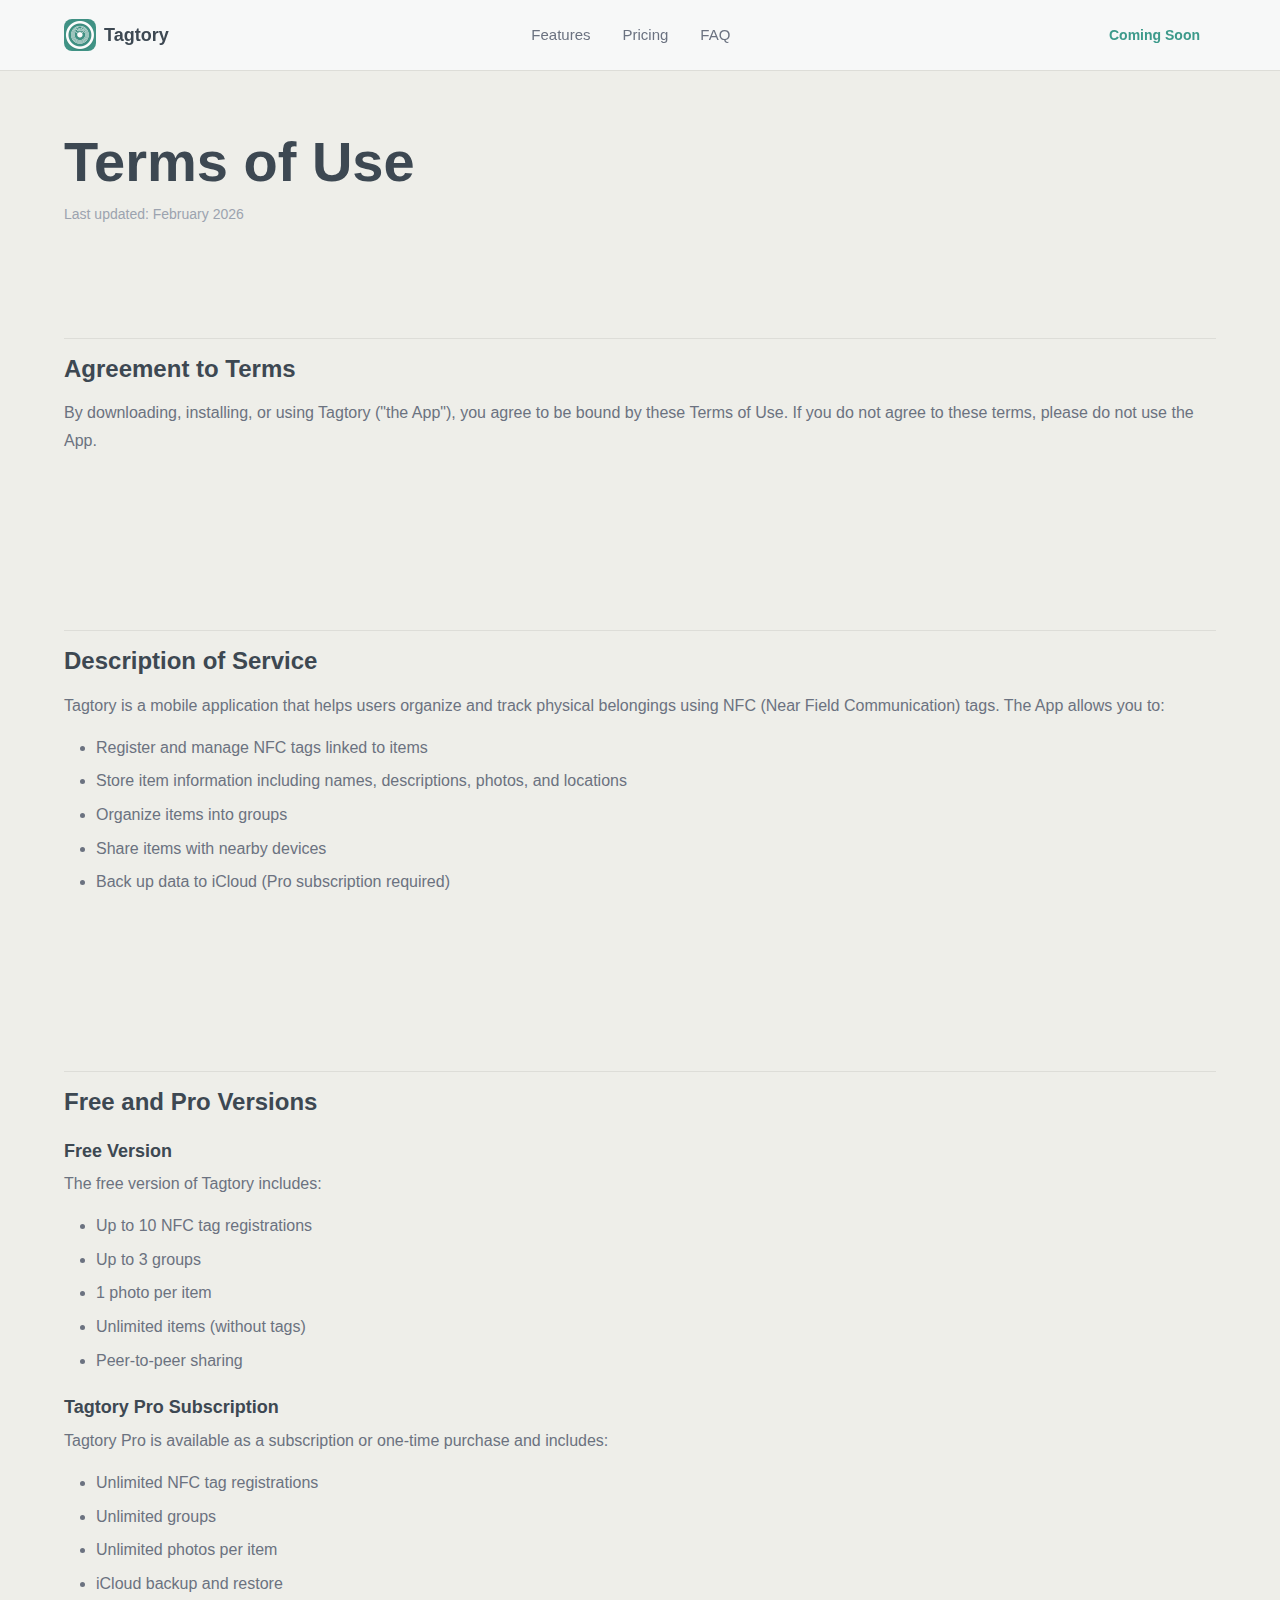
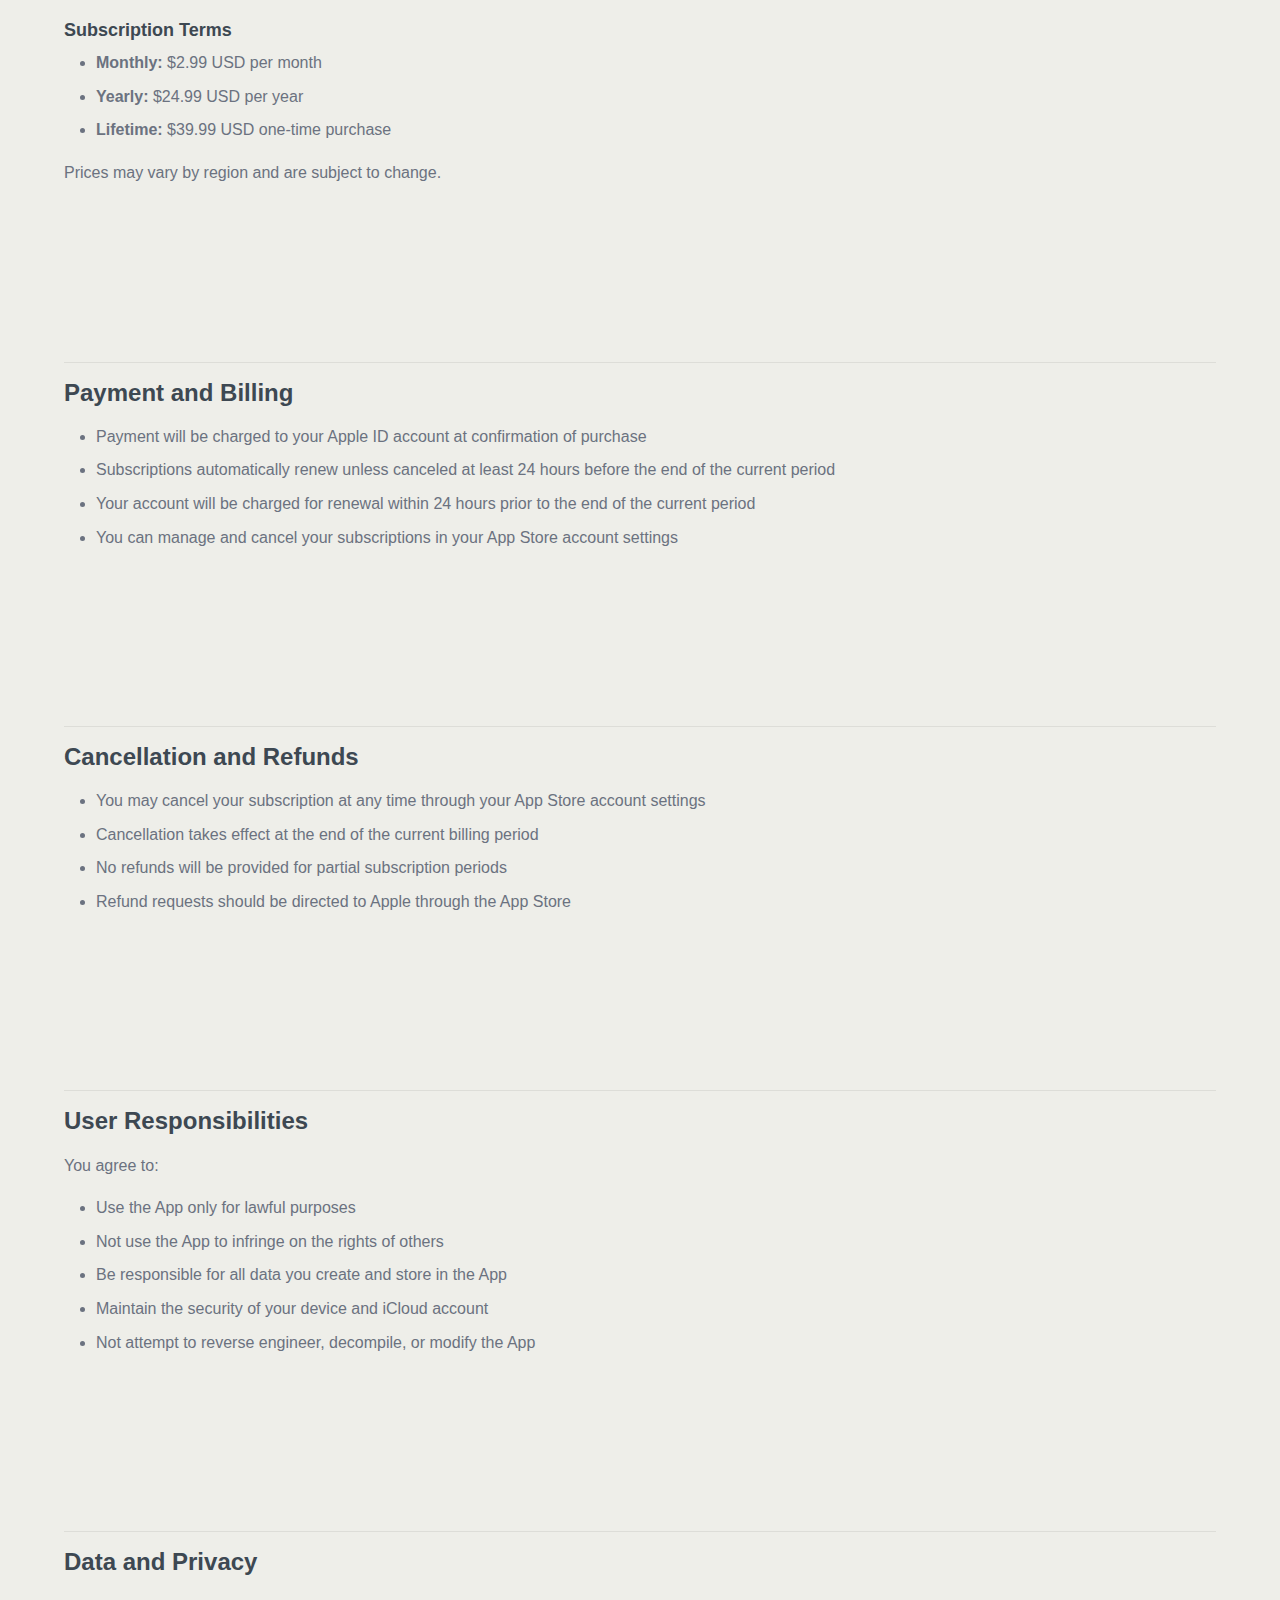
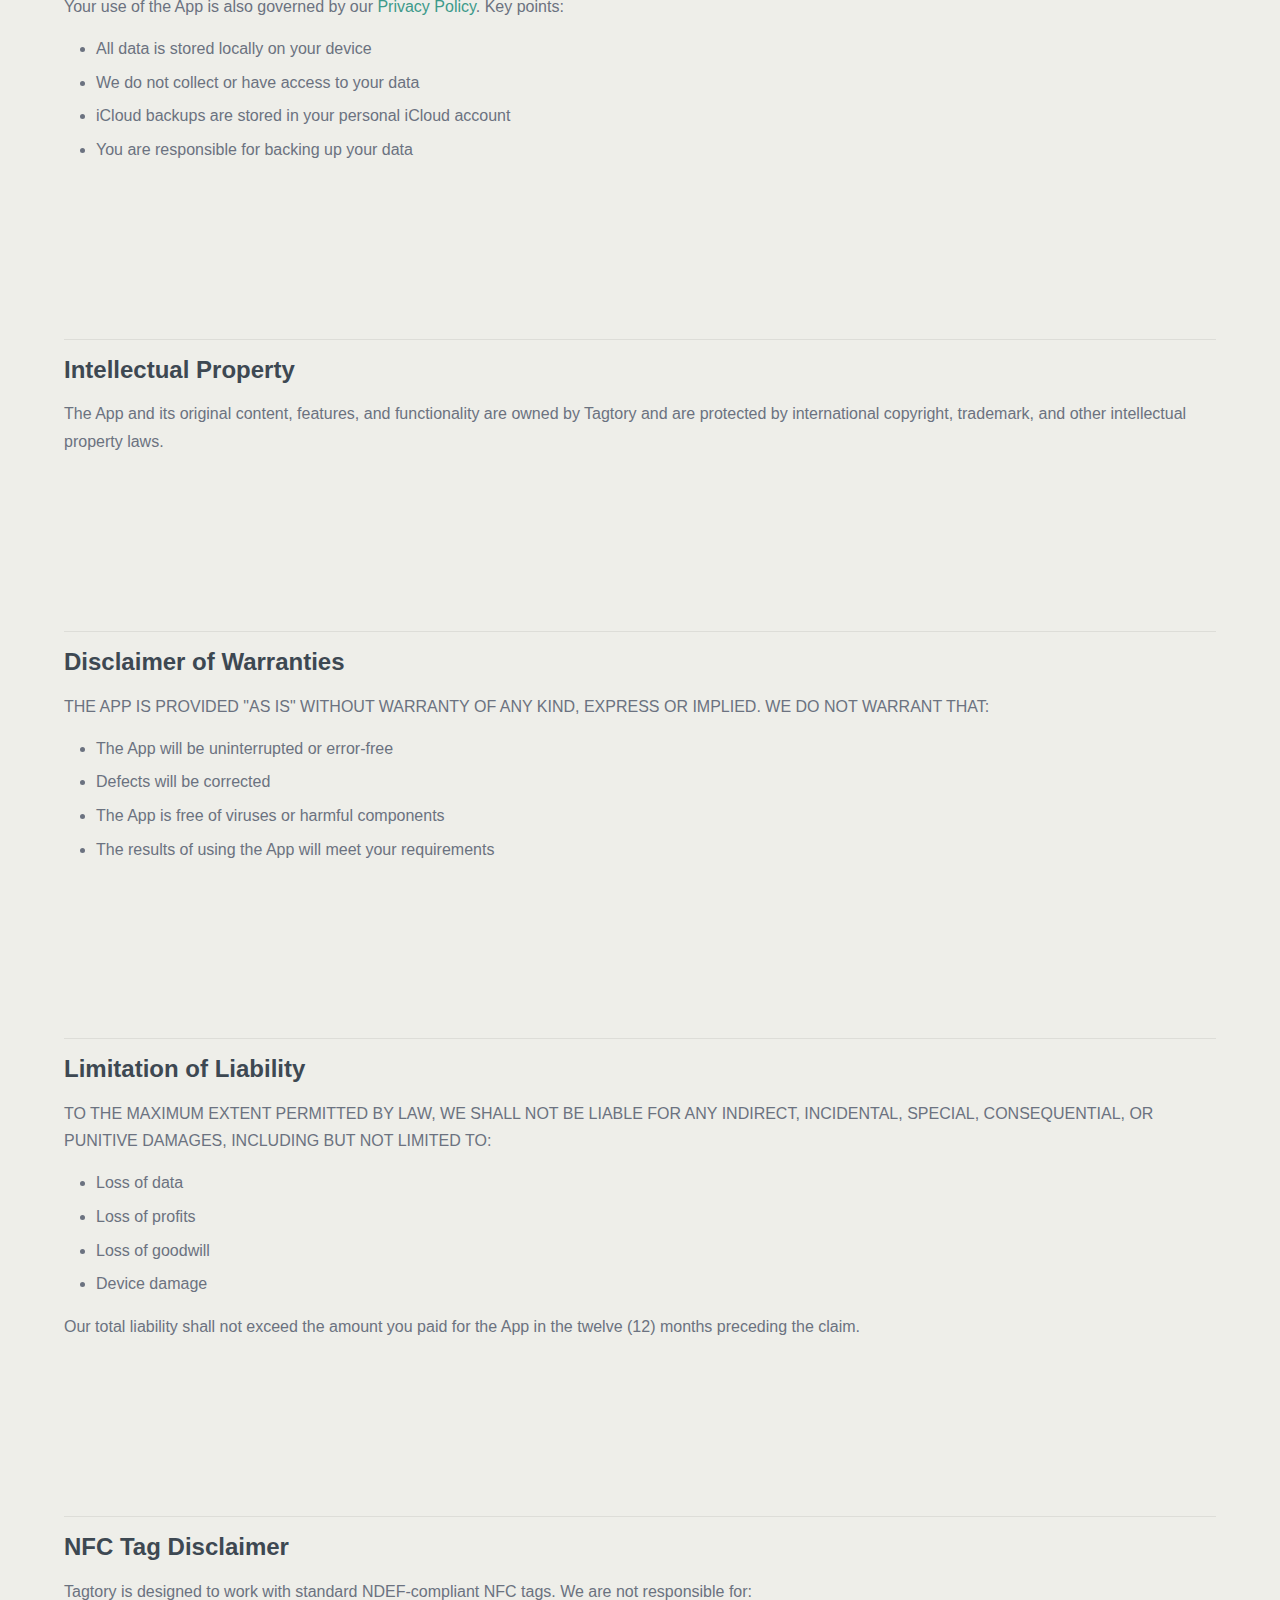
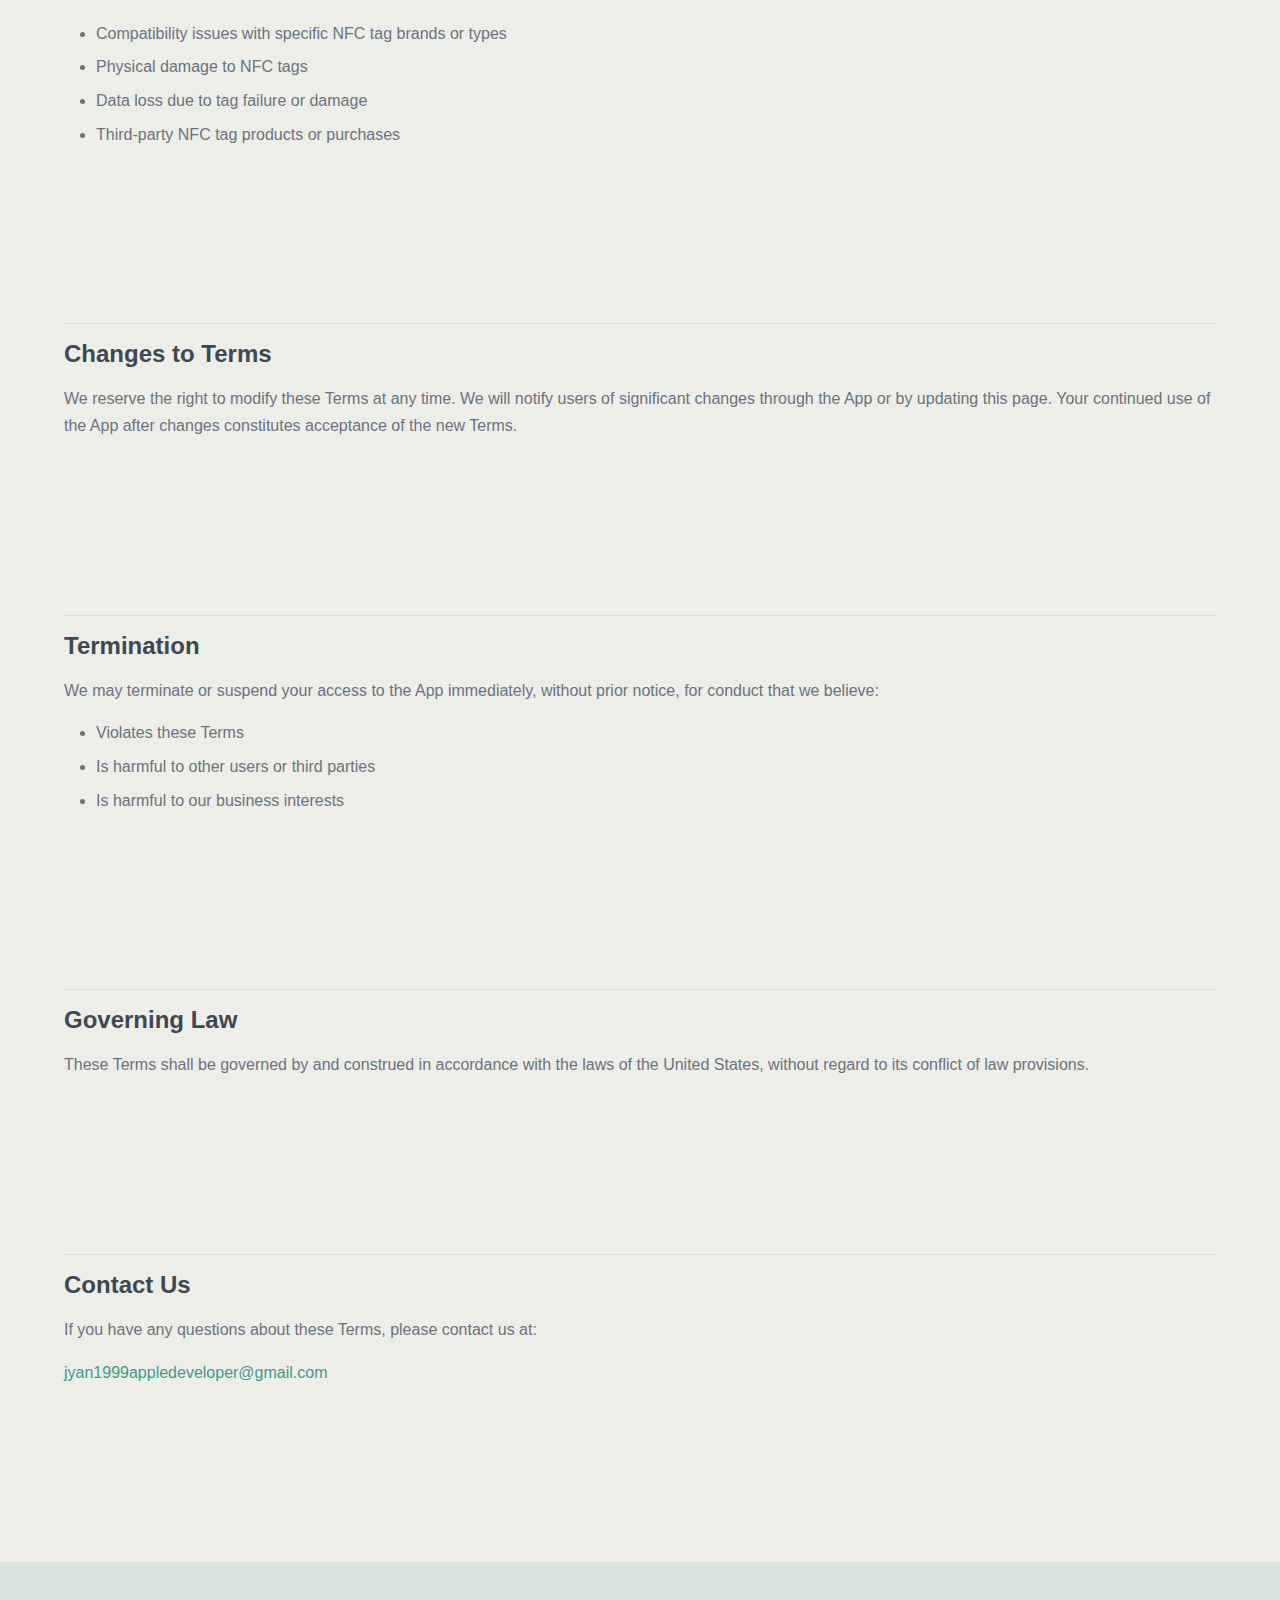
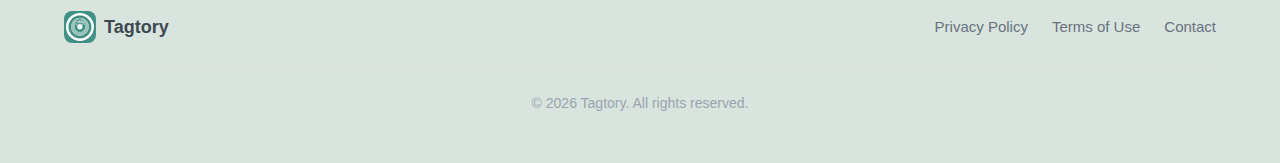
<file: terms.html>
<!DOCTYPE html>
<html lang="en">
<head>
    <meta charset="UTF-8">
    <meta name="viewport" content="width=device-width, initial-scale=1.0">
    <title>Terms of Use - Tagtory</title>
    <meta name="description" content="Terms of Use for Tagtory iOS app.">
    <link rel="icon" type="image/png" href="images/icon.webp">
    <link rel="apple-touch-icon" href="images/icon.webp">
    <link rel="stylesheet" href="styles.css">
</head>
<body>
    <!-- Navigation -->
    <nav class="nav">
        <div class="container nav-container">
            <a href="index.html" class="nav-logo">
                <img src="images/icon.webp" alt="Tagtory" class="nav-icon">
                <span>Tagtory</span>
            </a>
            <div class="nav-links">
                <a href="index.html#features">Features</a>
                <a href="index.html#pricing">Pricing</a>
                <a href="index.html#faq">FAQ</a>
            </div>
            <a href="#" class="btn btn-small btn-coming-soon">Coming Soon</a>
        </div>
    </nav>

    <!-- Terms of Use Content -->
    <main class="legal-page">
        <div class="container">
            <h1>Terms of Use</h1>
            <p class="legal-updated">Last updated: February 2026</p>

            <section class="legal-section">
                <h2>Agreement to Terms</h2>
                <p>By downloading, installing, or using Tagtory ("the App"), you agree to be bound by these Terms of Use. If you do not agree to these terms, please do not use the App.</p>
            </section>

            <section class="legal-section">
                <h2>Description of Service</h2>
                <p>Tagtory is a mobile application that helps users organize and track physical belongings using NFC (Near Field Communication) tags. The App allows you to:</p>
                <ul>
                    <li>Register and manage NFC tags linked to items</li>
                    <li>Store item information including names, descriptions, photos, and locations</li>
                    <li>Organize items into groups</li>
                    <li>Share items with nearby devices</li>
                    <li>Back up data to iCloud (Pro subscription required)</li>
                </ul>
            </section>

            <section class="legal-section">
                <h2>Free and Pro Versions</h2>
                <h3>Free Version</h3>
                <p>The free version of Tagtory includes:</p>
                <ul>
                    <li>Up to 10 NFC tag registrations</li>
                    <li>Up to 3 groups</li>
                    <li>1 photo per item</li>
                    <li>Unlimited items (without tags)</li>
                    <li>Peer-to-peer sharing</li>
                </ul>

                <h3>Tagtory Pro Subscription</h3>
                <p>Tagtory Pro is available as a subscription or one-time purchase and includes:</p>
                <ul>
                    <li>Unlimited NFC tag registrations</li>
                    <li>Unlimited groups</li>
                    <li>Unlimited photos per item</li>
                    <li>iCloud backup and restore</li>
                </ul>

                <h3>Subscription Terms</h3>
                <ul>
                    <li><strong>Monthly:</strong> $2.99 USD per month</li>
                    <li><strong>Yearly:</strong> $24.99 USD per year</li>
                    <li><strong>Lifetime:</strong> $39.99 USD one-time purchase</li>
                </ul>
                <p>Prices may vary by region and are subject to change.</p>
            </section>

            <section class="legal-section">
                <h2>Payment and Billing</h2>
                <ul>
                    <li>Payment will be charged to your Apple ID account at confirmation of purchase</li>
                    <li>Subscriptions automatically renew unless canceled at least 24 hours before the end of the current period</li>
                    <li>Your account will be charged for renewal within 24 hours prior to the end of the current period</li>
                    <li>You can manage and cancel your subscriptions in your App Store account settings</li>
                </ul>
            </section>

            <section class="legal-section">
                <h2>Cancellation and Refunds</h2>
                <ul>
                    <li>You may cancel your subscription at any time through your App Store account settings</li>
                    <li>Cancellation takes effect at the end of the current billing period</li>
                    <li>No refunds will be provided for partial subscription periods</li>
                    <li>Refund requests should be directed to Apple through the App Store</li>
                </ul>
            </section>

            <section class="legal-section">
                <h2>User Responsibilities</h2>
                <p>You agree to:</p>
                <ul>
                    <li>Use the App only for lawful purposes</li>
                    <li>Not use the App to infringe on the rights of others</li>
                    <li>Be responsible for all data you create and store in the App</li>
                    <li>Maintain the security of your device and iCloud account</li>
                    <li>Not attempt to reverse engineer, decompile, or modify the App</li>
                </ul>
            </section>

            <section class="legal-section">
                <h2>Data and Privacy</h2>
                <p>Your use of the App is also governed by our <a href="privacy.html">Privacy Policy</a>. Key points:</p>
                <ul>
                    <li>All data is stored locally on your device</li>
                    <li>We do not collect or have access to your data</li>
                    <li>iCloud backups are stored in your personal iCloud account</li>
                    <li>You are responsible for backing up your data</li>
                </ul>
            </section>

            <section class="legal-section">
                <h2>Intellectual Property</h2>
                <p>The App and its original content, features, and functionality are owned by Tagtory and are protected by international copyright, trademark, and other intellectual property laws.</p>
            </section>

            <section class="legal-section">
                <h2>Disclaimer of Warranties</h2>
                <p>THE APP IS PROVIDED "AS IS" WITHOUT WARRANTY OF ANY KIND, EXPRESS OR IMPLIED. WE DO NOT WARRANT THAT:</p>
                <ul>
                    <li>The App will be uninterrupted or error-free</li>
                    <li>Defects will be corrected</li>
                    <li>The App is free of viruses or harmful components</li>
                    <li>The results of using the App will meet your requirements</li>
                </ul>
            </section>

            <section class="legal-section">
                <h2>Limitation of Liability</h2>
                <p>TO THE MAXIMUM EXTENT PERMITTED BY LAW, WE SHALL NOT BE LIABLE FOR ANY INDIRECT, INCIDENTAL, SPECIAL, CONSEQUENTIAL, OR PUNITIVE DAMAGES, INCLUDING BUT NOT LIMITED TO:</p>
                <ul>
                    <li>Loss of data</li>
                    <li>Loss of profits</li>
                    <li>Loss of goodwill</li>
                    <li>Device damage</li>
                </ul>
                <p>Our total liability shall not exceed the amount you paid for the App in the twelve (12) months preceding the claim.</p>
            </section>

            <section class="legal-section">
                <h2>NFC Tag Disclaimer</h2>
                <p>Tagtory is designed to work with standard NDEF-compliant NFC tags. We are not responsible for:</p>
                <ul>
                    <li>Compatibility issues with specific NFC tag brands or types</li>
                    <li>Physical damage to NFC tags</li>
                    <li>Data loss due to tag failure or damage</li>
                    <li>Third-party NFC tag products or purchases</li>
                </ul>
            </section>

            <section class="legal-section">
                <h2>Changes to Terms</h2>
                <p>We reserve the right to modify these Terms at any time. We will notify users of significant changes through the App or by updating this page. Your continued use of the App after changes constitutes acceptance of the new Terms.</p>
            </section>

            <section class="legal-section">
                <h2>Termination</h2>
                <p>We may terminate or suspend your access to the App immediately, without prior notice, for conduct that we believe:</p>
                <ul>
                    <li>Violates these Terms</li>
                    <li>Is harmful to other users or third parties</li>
                    <li>Is harmful to our business interests</li>
                </ul>
            </section>

            <section class="legal-section">
                <h2>Governing Law</h2>
                <p>These Terms shall be governed by and construed in accordance with the laws of the United States, without regard to its conflict of law provisions.</p>
            </section>

            <section class="legal-section">
                <h2>Contact Us</h2>
                <p>If you have any questions about these Terms, please contact us at:</p>
                <p><a href="mailto:jyan1999appledeveloper@gmail.com">jyan1999appledeveloper@gmail.com</a></p>
            </section>
        </div>
    </main>

    <!-- Footer -->
    <footer class="footer">
        <div class="container">
            <div class="footer-content">
                <div class="footer-brand">
                    <img src="images/icon.webp" alt="Tagtory" class="footer-icon">
                    <span>Tagtory</span>
                </div>
                <div class="footer-links">
                    <a href="privacy.html">Privacy Policy</a>
                    <a href="terms.html">Terms of Use</a>
                    <a href="mailto:jyan1999appledeveloper@gmail.com">Contact</a>
                </div>
            </div>
            <div class="footer-bottom">
                <p>&copy; 2026 Tagtory. All rights reserved.</p>
            </div>
        </div>
    </footer>
</body>
</html>
</file>
<file: styles.css>
/* ===========================================
   Tagtory Website Styles
   =========================================== */

/* CSS Variables */
:root {
    /* Brand Colors */
    --color-accent: #3D9A8B;
    --color-accent-light: #4DB8A7;
    --color-accent-dark: #2D7A6B;

    /* Extended Palette */
    --color-purple: #8B7EC8;
    --color-purple-light: #A599D4;
    --color-rose: #D4707A;
    --color-rose-light: #E8949C;
    --color-amber: #D4A055;
    --color-amber-light: #E5B87A;
    --color-sky: #5B98D4;
    --color-sky-light: #7AADE0;
    --color-sage: #6B9B7A;
    --color-sage-light: #8BB89A;

    /* Semantic Colors */
    --color-success: #6B9B7A;
    --color-warning: #D4A055;
    --color-error: #C75B4A;

    /* Light Mode (default) - Softer, easier on eyes */
    --color-background: #EEEEE9;
    --color-card: #F5F5F2;
    --color-text-primary: #3D4852;
    --color-text-secondary: #6B7280;
    --color-text-tertiary: #9CA3AF;
    --color-border: #DDDDD8;

    /* Spacing */
    --space-xs: 4px;
    --space-sm: 8px;
    --space-md: 16px;
    --space-lg: 24px;
    --space-xl: 32px;
    --space-xxl: 48px;
    --space-xxxl: 64px;

    /* Border Radius */
    --radius-sm: 8px;
    --radius-md: 12px;
    --radius-lg: 16px;
    --radius-xl: 24px;
    --radius-full: 9999px;

    /* Typography */
    --font-family: -apple-system, BlinkMacSystemFont, 'SF Pro Display', 'Segoe UI', Roboto, sans-serif;

    /* Shadows */
    --shadow-sm: 0 1px 2px rgba(0,0,0,0.05);
    --shadow-md: 0 4px 6px rgba(0,0,0,0.07);
    --shadow-lg: 0 10px 20px rgba(0,0,0,0.1);
    --shadow-xl: 0 20px 40px rgba(0,0,0,0.15);

    /* Transitions */
    --transition-fast: 150ms ease;
    --transition-normal: 250ms ease;
    --transition-slow: 350ms ease;
}

/* Dark Mode - System Preference */
@media (prefers-color-scheme: dark) {
    :root:not([data-theme="light"]) {
        --color-accent: #4DB8A7;
        --color-accent-light: #5DC9B8;
        --color-background: #121212;
        --color-card: #1E1E1E;
        --color-text-primary: #ECECEC;
        --color-text-secondary: #A0A0A0;
        --color-text-tertiary: #707070;
        --color-border: #2C2C2C;

        --shadow-sm: 0 1px 2px rgba(0,0,0,0.2);
        --shadow-md: 0 4px 6px rgba(0,0,0,0.25);
        --shadow-lg: 0 10px 20px rgba(0,0,0,0.3);
        --shadow-xl: 0 20px 40px rgba(0,0,0,0.4);
    }
}

/* Dark Mode - Manual Override */
:root[data-theme="dark"] {
    --color-accent: #4DB8A7;
    --color-accent-light: #5DC9B8;
    --color-background: #121212;
    --color-card: #1E1E1E;
    --color-text-primary: #ECECEC;
    --color-text-secondary: #A0A0A0;
    --color-text-tertiary: #707070;
    --color-border: #2C2C2C;

    --shadow-sm: 0 1px 2px rgba(0,0,0,0.2);
    --shadow-md: 0 4px 6px rgba(0,0,0,0.25);
    --shadow-lg: 0 10px 20px rgba(0,0,0,0.3);
    --shadow-xl: 0 20px 40px rgba(0,0,0,0.4);
}

/* ===========================================
   Reset & Base Styles
   =========================================== */

*, *::before, *::after {
    box-sizing: border-box;
    margin: 0;
    padding: 0;
}

html {
    scroll-behavior: smooth;
}

body {
    font-family: var(--font-family);
    font-size: 16px;
    line-height: 1.6;
    color: var(--color-text-primary);
    background-color: var(--color-background);
    -webkit-font-smoothing: antialiased;
    -moz-osx-font-smoothing: grayscale;
}

img {
    max-width: 100%;
    height: auto;
    display: block;
}

a {
    color: var(--color-accent);
    text-decoration: none;
    transition: color var(--transition-fast);
}

a:hover {
    color: var(--color-accent-light);
}

h1, h2, h3, h4, h5, h6 {
    font-weight: 600;
    line-height: 1.2;
    color: var(--color-text-primary);
}

h1 {
    font-size: clamp(2.25rem, 5vw, 3.5rem);
    font-weight: 700;
}

h2 {
    font-size: clamp(1.75rem, 4vw, 2.5rem);
}

h3 {
    font-size: 1.25rem;
}

p {
    color: var(--color-text-secondary);
}

/* ===========================================
   Layout
   =========================================== */

.container {
    width: 100%;
    max-width: 1200px;
    margin: 0 auto;
    padding: 0 var(--space-lg);
}

section {
    padding: var(--space-xxxl) 0;
}

.section-header {
    text-align: center;
    max-width: 600px;
    margin: 0 auto var(--space-xxl);
}

.section-header p {
    margin-top: var(--space-md);
    font-size: 1.125rem;
}

/* ===========================================
   Navigation
   =========================================== */

.nav {
    position: fixed;
    top: 0;
    left: 0;
    right: 0;
    z-index: 1000;
    background: rgba(247, 248, 250, 0.9);
    backdrop-filter: blur(10px);
    -webkit-backdrop-filter: blur(10px);
    border-bottom: 1px solid var(--color-border);
    padding: var(--space-md) 0;
}

@media (prefers-color-scheme: dark) {
    :root:not([data-theme="light"]) .nav {
        background: rgba(18, 18, 18, 0.9);
    }
}

:root[data-theme="dark"] .nav {
    background: rgba(18, 18, 18, 0.9);
}

.nav-container {
    display: flex;
    align-items: center;
    justify-content: space-between;
    gap: var(--space-lg);
}

.nav-logo {
    display: flex;
    align-items: center;
    gap: var(--space-sm);
    font-weight: 600;
    font-size: 1.125rem;
    color: var(--color-text-primary);
}

.nav-icon {
    width: 32px;
    height: 32px;
    border-radius: var(--radius-sm);
}

.nav-links {
    display: none;
    align-items: center;
    gap: var(--space-xl);
}

.nav-links a {
    color: var(--color-text-secondary);
    font-size: 0.9375rem;
    font-weight: 500;
}

.nav-links a:hover {
    color: var(--color-accent);
}

.nav .btn-small {
    display: none;
}

/* Theme Toggle */
.theme-toggle {
    display: flex;
    align-items: center;
    justify-content: center;
    width: 40px;
    height: 40px;
    background: var(--color-background);
    border: 1px solid var(--color-border);
    border-radius: var(--radius-md);
    cursor: pointer;
    transition: all var(--transition-fast);
}

.theme-toggle:hover {
    background: var(--color-card);
    border-color: var(--color-accent);
}

.theme-toggle svg {
    width: 20px;
    height: 20px;
    color: var(--color-text-secondary);
    transition: color var(--transition-fast);
}

.theme-toggle:hover svg {
    color: var(--color-accent);
}

/* Show sun in dark mode, moon in light mode */
.icon-sun { display: none; }
.icon-moon { display: block; }

@media (prefers-color-scheme: dark) {
    :root:not([data-theme="light"]) .icon-sun { display: block; }
    :root:not([data-theme="light"]) .icon-moon { display: none; }
}

:root[data-theme="dark"] .icon-sun { display: block; }
:root[data-theme="dark"] .icon-moon { display: none; }

:root[data-theme="light"] .icon-sun { display: none; }
:root[data-theme="light"] .icon-moon { display: block; }

.mobile-menu-btn {
    display: flex;
    flex-direction: column;
    gap: 5px;
    background: none;
    border: none;
    cursor: pointer;
    padding: var(--space-sm);
}

.mobile-menu-btn span {
    display: block;
    width: 24px;
    height: 2px;
    background: var(--color-text-primary);
    border-radius: 2px;
    transition: var(--transition-fast);
}

.mobile-menu-btn.active span:nth-child(1) {
    transform: rotate(45deg) translate(5px, 5px);
}

.mobile-menu-btn.active span:nth-child(2) {
    opacity: 0;
}

.mobile-menu-btn.active span:nth-child(3) {
    transform: rotate(-45deg) translate(5px, -5px);
}

.mobile-menu {
    position: fixed;
    top: 65px;
    left: 0;
    right: 0;
    background: var(--color-card);
    border-bottom: 1px solid var(--color-border);
    padding: var(--space-lg);
    display: none;
    flex-direction: column;
    gap: var(--space-md);
    z-index: 999;
}

.mobile-menu.active {
    display: flex;
}

.mobile-menu a {
    color: var(--color-text-primary);
    font-size: 1rem;
    font-weight: 500;
    padding: var(--space-sm) 0;
}

@media (min-width: 768px) {
    .nav-links {
        display: flex;
    }

    .nav .btn-small {
        display: inline-flex;
    }

    .mobile-menu-btn {
        display: none;
    }

    .mobile-menu {
        display: none !important;
    }
}

/* ===========================================
   Buttons
   =========================================== */

.btn {
    display: inline-flex;
    align-items: center;
    justify-content: center;
    gap: var(--space-sm);
    padding: var(--space-md) var(--space-xl);
    font-size: 1rem;
    font-weight: 600;
    border-radius: var(--radius-md);
    border: none;
    cursor: pointer;
    transition: all var(--transition-fast);
    text-decoration: none;
}

.btn-primary {
    background: var(--color-accent);
    color: white;
}

.btn-primary:hover {
    background: var(--color-accent-dark);
    color: white;
    transform: translateY(-1px);
    box-shadow: var(--shadow-md);
}

.btn-outline {
    background: transparent;
    color: var(--color-accent);
    border: 2px solid var(--color-accent);
}

.btn-outline:hover {
    background: var(--color-accent);
    color: white;
}

.btn-small {
    padding: var(--space-sm) var(--space-md);
    font-size: 0.875rem;
}

.btn-large {
    padding: var(--space-lg) var(--space-xl);
    font-size: 1.125rem;
}

.apple-icon {
    width: 20px;
    height: 20px;
}

.btn-coming-soon {
    cursor: default;
    pointer-events: none;
}

/* ===========================================
   Hero Section
   =========================================== */

.hero {
    padding-top: calc(80px + var(--space-xxl));
    background: var(--color-background);
    min-height: 100vh;
    display: flex;
    align-items: center;
    position: relative;
    overflow: hidden;
}

/* Animated Background */
.hero-bg {
    position: absolute;
    top: 0;
    left: 0;
    right: 0;
    bottom: 0;
    pointer-events: none;
    overflow: hidden;
}

/* Tint Wave at Bottom */
.hero-wave {
    position: absolute;
    bottom: 0;
    left: 0;
    right: 0;
    height: 55%;
    background: linear-gradient(180deg,
        transparent 0%,
        rgba(61, 154, 139, 0.05) 20%,
        rgba(61, 154, 139, 0.15) 50%,
        rgba(61, 154, 139, 0.25) 80%,
        rgba(61, 154, 139, 0.35) 100%
    );
}

.hero-wave::before {
    content: '';
    position: absolute;
    top: -50px;
    left: 0;
    right: 0;
    height: 100px;
    background: url("data:image/svg+xml,%3Csvg xmlns='http://www.w3.org/2000/svg' viewBox='0 0 1440 100'%3E%3Cpath fill='rgba(61,154,139,0.1)' d='M0,50 C360,100 720,0 1080,50 C1260,75 1380,75 1440,50 L1440,100 L0,100 Z'/%3E%3C/svg%3E");
    background-size: cover;
    animation: wave 8s ease-in-out infinite;
}

.hero-wave::after {
    content: '';
    position: absolute;
    top: -30px;
    left: 0;
    right: 0;
    height: 80px;
    background: url("data:image/svg+xml,%3Csvg xmlns='http://www.w3.org/2000/svg' viewBox='0 0 1440 100'%3E%3Cpath fill='rgba(61,154,139,0.08)' d='M0,60 C480,20 960,80 1440,40 L1440,100 L0,100 Z'/%3E%3C/svg%3E");
    background-size: cover;
    animation: wave 6s ease-in-out infinite reverse;
}

@keyframes wave {
    0%, 100% {
        transform: translateX(0);
    }
    50% {
        transform: translateX(-20px);
    }
}

/* Rising Bubbles */
.bubbles {
    position: absolute;
    width: 100%;
    height: 100%;
    overflow: hidden;
}

.bubble {
    position: absolute;
    bottom: -100px;
    border-radius: 50%;
    opacity: 0;
    animation: rise 12s ease-in infinite;
}

.bubble:nth-child(1) {
    width: 40px;
    height: 40px;
    left: 5%;
    background: linear-gradient(135deg, rgba(61, 154, 139, 0.4), rgba(77, 184, 167, 0.2));
    animation-delay: 0s;
    animation-duration: 10s;
}

.bubble:nth-child(2) {
    width: 25px;
    height: 25px;
    left: 15%;
    background: linear-gradient(135deg, rgba(139, 126, 200, 0.4), rgba(165, 153, 212, 0.2));
    animation-delay: 1s;
    animation-duration: 12s;
}

.bubble:nth-child(3) {
    width: 55px;
    height: 55px;
    left: 25%;
    background: linear-gradient(135deg, rgba(61, 154, 139, 0.35), rgba(77, 184, 167, 0.15));
    animation-delay: 2s;
    animation-duration: 14s;
}

.bubble:nth-child(4) {
    width: 30px;
    height: 30px;
    left: 35%;
    background: linear-gradient(135deg, rgba(212, 112, 122, 0.3), rgba(232, 148, 156, 0.15));
    animation-delay: 0.5s;
    animation-duration: 11s;
}

.bubble:nth-child(5) {
    width: 45px;
    height: 45px;
    left: 45%;
    background: linear-gradient(135deg, rgba(61, 154, 139, 0.4), rgba(77, 184, 167, 0.2));
    animation-delay: 3s;
    animation-duration: 13s;
}

.bubble:nth-child(6) {
    width: 20px;
    height: 20px;
    left: 55%;
    background: linear-gradient(135deg, rgba(91, 152, 212, 0.4), rgba(122, 173, 224, 0.2));
    animation-delay: 1.5s;
    animation-duration: 9s;
}

.bubble:nth-child(7) {
    width: 60px;
    height: 60px;
    left: 65%;
    background: linear-gradient(135deg, rgba(61, 154, 139, 0.3), rgba(77, 184, 167, 0.1));
    animation-delay: 4s;
    animation-duration: 15s;
}

.bubble:nth-child(8) {
    width: 35px;
    height: 35px;
    left: 75%;
    background: linear-gradient(135deg, rgba(139, 126, 200, 0.35), rgba(165, 153, 212, 0.15));
    animation-delay: 2.5s;
    animation-duration: 10s;
}

.bubble:nth-child(9) {
    width: 28px;
    height: 28px;
    left: 85%;
    background: linear-gradient(135deg, rgba(61, 154, 139, 0.4), rgba(77, 184, 167, 0.2));
    animation-delay: 0.8s;
    animation-duration: 11s;
}

.bubble:nth-child(10) {
    width: 50px;
    height: 50px;
    left: 95%;
    background: linear-gradient(135deg, rgba(212, 160, 85, 0.3), rgba(229, 184, 122, 0.15));
    animation-delay: 3.5s;
    animation-duration: 13s;
}

.bubble:nth-child(11) {
    width: 22px;
    height: 22px;
    left: 10%;
    background: linear-gradient(135deg, rgba(61, 154, 139, 0.45), rgba(77, 184, 167, 0.25));
    animation-delay: 5s;
    animation-duration: 9s;
}

.bubble:nth-child(12) {
    width: 38px;
    height: 38px;
    left: 30%;
    background: linear-gradient(135deg, rgba(107, 155, 122, 0.35), rgba(139, 184, 154, 0.15));
    animation-delay: 4.5s;
    animation-duration: 12s;
}

.bubble:nth-child(13) {
    width: 32px;
    height: 32px;
    left: 50%;
    background: linear-gradient(135deg, rgba(61, 154, 139, 0.4), rgba(77, 184, 167, 0.2));
    animation-delay: 6s;
    animation-duration: 10s;
}

.bubble:nth-child(14) {
    width: 48px;
    height: 48px;
    left: 70%;
    background: linear-gradient(135deg, rgba(61, 154, 139, 0.35), rgba(139, 126, 200, 0.15));
    animation-delay: 5.5s;
    animation-duration: 14s;
}

.bubble:nth-child(15) {
    width: 26px;
    height: 26px;
    left: 90%;
    background: linear-gradient(135deg, rgba(61, 154, 139, 0.4), rgba(77, 184, 167, 0.2));
    animation-delay: 7s;
    animation-duration: 11s;
}

@keyframes rise {
    0% {
        bottom: -100px;
        opacity: 0;
        transform: translateX(0) scale(0.8);
    }
    10% {
        opacity: 0.6;
        transform: translateX(10px) scale(1);
    }
    30% {
        transform: translateX(-15px) scale(1.05);
    }
    50% {
        opacity: 0.5;
        transform: translateX(20px) scale(1);
    }
    70% {
        transform: translateX(-10px) scale(0.95);
    }
    90% {
        opacity: 0.3;
        transform: translateX(5px) scale(0.9);
    }
    100% {
        bottom: 110%;
        opacity: 0;
        transform: translateX(0) scale(0.8);
    }
}

/* Dark mode hero styles - System preference */
@media (prefers-color-scheme: dark) {
    :root:not([data-theme="light"]) .hero-wave {
        background: linear-gradient(180deg,
            transparent 0%,
            rgba(77, 184, 167, 0.03) 20%,
            rgba(77, 184, 167, 0.08) 50%,
            rgba(77, 184, 167, 0.15) 80%,
            rgba(77, 184, 167, 0.2) 100%
        );
    }

    :root:not([data-theme="light"]) .hero-wave::before {
        background: url("data:image/svg+xml,%3Csvg xmlns='http://www.w3.org/2000/svg' viewBox='0 0 1440 100'%3E%3Cpath fill='rgba(77,184,167,0.08)' d='M0,50 C360,100 720,0 1080,50 C1260,75 1380,75 1440,50 L1440,100 L0,100 Z'/%3E%3C/svg%3E");
        background-size: cover;
    }

    :root:not([data-theme="light"]) .hero-wave::after {
        background: url("data:image/svg+xml,%3Csvg xmlns='http://www.w3.org/2000/svg' viewBox='0 0 1440 100'%3E%3Cpath fill='rgba(77,184,167,0.05)' d='M0,60 C480,20 960,80 1440,40 L1440,100 L0,100 Z'/%3E%3C/svg%3E");
        background-size: cover;
    }
}

/* Dark mode hero styles - Manual override */
:root[data-theme="dark"] .hero-wave {
    background: linear-gradient(180deg,
        transparent 0%,
        rgba(77, 184, 167, 0.03) 20%,
        rgba(77, 184, 167, 0.08) 50%,
        rgba(77, 184, 167, 0.15) 80%,
        rgba(77, 184, 167, 0.2) 100%
    );
}

:root[data-theme="dark"] .hero-wave::before {
    background: url("data:image/svg+xml,%3Csvg xmlns='http://www.w3.org/2000/svg' viewBox='0 0 1440 100'%3E%3Cpath fill='rgba(77,184,167,0.08)' d='M0,50 C360,100 720,0 1080,50 C1260,75 1380,75 1440,50 L1440,100 L0,100 Z'/%3E%3C/svg%3E");
    background-size: cover;
}

:root[data-theme="dark"] .hero-wave::after {
    background: url("data:image/svg+xml,%3Csvg xmlns='http://www.w3.org/2000/svg' viewBox='0 0 1440 100'%3E%3Cpath fill='rgba(77,184,167,0.05)' d='M0,60 C480,20 960,80 1440,40 L1440,100 L0,100 Z'/%3E%3C/svg%3E");
    background-size: cover;
}

.hero-container {
    display: flex;
    flex-direction: column;
    align-items: center;
    gap: var(--space-xxl);
    position: relative;
    z-index: 1;
}

.hero-content {
    text-align: center;
    max-width: 600px;
    position: relative;
    z-index: 1;
}

.hero h1 {
    color: var(--color-text-primary);
    margin-bottom: var(--space-lg);
    background: linear-gradient(135deg, var(--color-text-primary) 0%, var(--color-accent) 100%);
    -webkit-background-clip: text;
    -webkit-text-fill-color: transparent;
    background-clip: text;
}

.hero-subtitle {
    color: var(--color-text-secondary);
    font-size: 1.25rem;
    margin-bottom: var(--space-xl);
}

.hero-cta {
    display: flex;
    flex-direction: column;
    align-items: center;
    gap: var(--space-md);
}

.hero .btn-primary {
    background: linear-gradient(135deg, var(--color-accent), var(--color-purple));
    color: white;
    box-shadow: 0 4px 15px rgba(61, 154, 139, 0.4);
}

.hero .btn-primary:hover {
    transform: translateY(-2px);
    box-shadow: 0 6px 20px rgba(61, 154, 139, 0.5);
}

.hero-badge {
    color: var(--color-text-tertiary);
    font-size: 0.875rem;
}

/* Phone Mockup - iPhone Pro Max (1206x2622 screenshots) */
.phone-mockup {
    /* 236px screenshot + 24px padding = 260px total */
    width: 260px;
    background: linear-gradient(145deg, #1a1a1a, #2a2a2a);
    border-radius: 48px;
    padding: 12px;
    box-shadow: var(--shadow-xl), inset 0 0 0 1px rgba(255,255,255,0.1);
    box-sizing: border-box;
}

.hero-screenshots {
    position: relative;
    width: 100%;
    border-radius: 38px;
    overflow: hidden;
    background: #000;
}

.hero-screenshot {
    display: block;
    width: 100%;
    height: auto;
    opacity: 0;
    transition: opacity 0.8s ease-in-out;
}

.hero-screenshot:not(:first-child) {
    position: absolute;
    top: 0;
    left: 0;
}

.hero-screenshot.active {
    opacity: 1;
}

.hero-visual {
    position: relative;
    z-index: 1;
    display: flex;
    flex-direction: column;
    align-items: center;
}

.hero-captions {
    position: relative;
    height: 2.5em;
    margin-top: var(--space-lg);
    text-align: center;
    width: 300px;
}

.hero-caption {
    position: absolute;
    width: 100%;
    left: 0;
    top: 0;
    margin: 0;
    padding: 0 32px;
    box-sizing: border-box;
    font-size: 0.95rem;
    font-weight: 600;
    letter-spacing: 0.02em;
    color: var(--color-text-secondary);
    opacity: 0;
    transform: translateY(10px);
    transition: opacity 0.6s ease-out, transform 0.6s ease-out;
}

.hero-caption::before,
.hero-caption::after {
    content: '';
    position: absolute;
    top: 50%;
    width: 20px;
    height: 2px;
    background: linear-gradient(90deg, transparent, var(--color-accent));
    opacity: 0.6;
    border-radius: 1px;
    transform: translateY(-50%);
}

.hero-caption::before {
    left: 0;
}

.hero-caption::after {
    right: 0;
    background: linear-gradient(90deg, var(--color-accent), transparent);
}

.hero-caption.active {
    opacity: 1;
    transform: translateY(0);
}

@media (min-width: 768px) {
    .hero-container {
        flex-direction: row;
        justify-content: space-between;
        text-align: left;
    }

    .hero-content {
        text-align: left;
        flex: 1;
    }

    .hero-cta {
        flex-direction: row;
        justify-content: flex-start;
    }
}

@media (min-width: 1024px) {
    .phone-mockup {
        width: 300px;
    }

    .hero-captions {
        width: 340px;
    }
}

/* ===========================================
   Features Section
   =========================================== */

/* ===========================================
   Features Section
   =========================================== */

.features {
    background: linear-gradient(180deg,
        rgba(61, 154, 139, 0.15) 0%,
        rgba(61, 154, 139, 0.1) 100%
    );
    position: relative;
}

@media (prefers-color-scheme: dark) {
    :root:not([data-theme="light"]) .features {
        background: var(--color-card);
    }
}

:root[data-theme="dark"] .features {
    background: var(--color-card);
}

.features-grid {
    display: grid;
    grid-template-columns: 1fr;
    gap: var(--space-lg);
}

.feature-card {
    padding: var(--space-xl);
    background: var(--color-background);
    border-radius: var(--radius-lg);
    border: 1px solid var(--color-border);
    text-align: center;
    transition: all var(--transition-normal);
}

.feature-card:hover {
    transform: translateY(-4px);
    box-shadow: var(--shadow-lg);
    border-color: var(--color-accent);
}

.feature-icon {
    width: 56px;
    height: 56px;
    margin: 0 auto var(--space-md);
    border-radius: var(--radius-md);
    display: flex;
    align-items: center;
    justify-content: center;
}

.feature-card:nth-child(1) .feature-icon {
    background: linear-gradient(135deg, var(--color-accent), var(--color-accent-light));
}

.feature-card:nth-child(2) .feature-icon {
    background: linear-gradient(135deg, var(--color-purple), var(--color-purple-light));
}

.feature-card:nth-child(3) .feature-icon {
    background: linear-gradient(135deg, var(--color-rose), var(--color-rose-light));
}

.feature-card:nth-child(4) .feature-icon {
    background: linear-gradient(135deg, var(--color-sky), var(--color-sky-light));
}

.feature-card:nth-child(5) .feature-icon {
    background: linear-gradient(135deg, var(--color-amber), var(--color-amber-light));
}

.feature-card:nth-child(6) .feature-icon {
    background: linear-gradient(135deg, var(--color-sage), var(--color-sage-light));
}

.feature-icon svg {
    width: 28px;
    height: 28px;
    color: white;
}

.feature-card h3 {
    margin-bottom: var(--space-sm);
}

.feature-card p {
    font-size: 0.9375rem;
}

@media (min-width: 640px) {
    .features-grid {
        grid-template-columns: repeat(2, 1fr);
    }
}

@media (min-width: 1024px) {
    .features-grid {
        grid-template-columns: repeat(3, 1fr);
    }
}

/* ===========================================
   Scenario Section
   =========================================== */

.scenario {
    background: linear-gradient(180deg,
        rgba(139, 126, 200, 0.1) 0%,
        rgba(139, 126, 200, 0.15) 100%
    );
    position: relative;
    overflow: hidden;
}

@media (prefers-color-scheme: dark) {
    :root:not([data-theme="light"]) .scenario {
        background: var(--color-card);
    }
}

:root[data-theme="dark"] .scenario {
    background: var(--color-card);
}

.scenarios-grid {
    display: grid;
    gap: var(--space-lg);
}

.scenario-card {
    background: var(--color-background);
    border-radius: var(--radius-xl);
    padding: var(--space-xl);
    border: 1px solid var(--color-border);
    position: relative;
    overflow: hidden;
    transition: transform var(--transition-normal), box-shadow var(--transition-normal);
}

.scenario-card:hover {
    transform: translateY(-4px);
    box-shadow: var(--shadow-lg);
}

.scenario-card::before {
    content: '';
    position: absolute;
    top: 0;
    left: 0;
    right: 0;
    height: 4px;
}

.scenario-kitchen::before {
    background: linear-gradient(90deg, var(--color-amber), var(--color-amber-light));
}

.scenario-holiday::before {
    background: linear-gradient(90deg, var(--color-rose), var(--color-rose-light));
}

.scenario-shared::before {
    background: linear-gradient(90deg, var(--color-sky), var(--color-sky-light));
}

.scenario-icon {
    width: 56px;
    height: 56px;
    border-radius: var(--radius-lg);
    display: flex;
    align-items: center;
    justify-content: center;
    margin-bottom: var(--space-md);
}

.scenario-icon svg {
    width: 28px;
    height: 28px;
    color: white;
}

.scenario-kitchen .scenario-icon {
    background: linear-gradient(135deg, var(--color-amber), var(--color-amber-light));
}

.scenario-holiday .scenario-icon {
    background: linear-gradient(135deg, var(--color-rose), var(--color-rose-light));
}

.scenario-shared .scenario-icon {
    background: linear-gradient(135deg, var(--color-sky), var(--color-sky-light));
}

.scenario-badge {
    display: inline-block;
    padding: var(--space-xs) var(--space-sm);
    font-size: 0.6875rem;
    font-weight: 600;
    text-transform: uppercase;
    letter-spacing: 0.5px;
    border-radius: var(--radius-sm);
    margin-bottom: var(--space-sm);
}

.scenario-kitchen .scenario-badge {
    background: rgba(212, 160, 85, 0.15);
    color: var(--color-amber);
}

.scenario-holiday .scenario-badge {
    background: rgba(212, 112, 122, 0.15);
    color: var(--color-rose);
}

.scenario-shared .scenario-badge {
    background: rgba(91, 152, 212, 0.15);
    color: var(--color-sky);
}

.scenario-card h3 {
    font-size: 1.25rem;
    margin-bottom: var(--space-sm);
}

.scenario-desc {
    font-size: 0.9375rem;
    line-height: 1.6;
    margin-bottom: var(--space-lg);
    color: var(--color-text-secondary);
}

.scenario-pain,
.scenario-win {
    padding: var(--space-md);
    border-radius: var(--radius-md);
    margin-bottom: var(--space-sm);
}

.scenario-pain {
    background: rgba(199, 91, 74, 0.08);
    border-left: 3px solid var(--color-error);
}

.scenario-win {
    background: rgba(61, 154, 139, 0.08);
    border-left: 3px solid var(--color-accent);
}

.pain-label,
.win-label {
    display: block;
    font-size: 0.75rem;
    font-weight: 600;
    text-transform: uppercase;
    letter-spacing: 0.5px;
    margin-bottom: var(--space-xs);
}

.pain-label {
    color: var(--color-error);
}

.win-label {
    color: var(--color-accent);
}

.scenario-pain p,
.scenario-win p {
    font-size: 0.875rem;
    line-height: 1.6;
    margin: 0;
}

@media (min-width: 768px) {
    .scenarios-grid {
        grid-template-columns: repeat(2, 1fr);
    }

    .scenario-card:last-child {
        grid-column: 1 / -1;
        max-width: 50%;
        justify-self: center;
    }
}

@media (min-width: 1024px) {
    .scenarios-grid {
        grid-template-columns: repeat(3, 1fr);
    }

    .scenario-card:last-child {
        grid-column: auto;
        max-width: none;
    }
}

/* ===========================================
   How It Works Section
   =========================================== */

.how-it-works {
    background: linear-gradient(180deg,
        rgba(212, 160, 85, 0.1) 0%,
        rgba(212, 160, 85, 0.15) 100%
    );
}

@media (prefers-color-scheme: dark) {
    :root:not([data-theme="light"]) .how-it-works {
        background: var(--color-background);
    }
}

:root[data-theme="dark"] .how-it-works {
    background: var(--color-background);
}

.steps {
    display: flex;
    flex-direction: column;
    align-items: center;
    gap: var(--space-lg);
    max-width: 900px;
    margin: 0 auto;
}

.step {
    text-align: center;
    max-width: 280px;
    position: relative;
}

.step-number {
    position: absolute;
    top: -10px;
    right: -10px;
    width: 32px;
    height: 32px;
    background: var(--color-accent);
    color: white;
    border-radius: 50%;
    display: flex;
    align-items: center;
    justify-content: center;
    font-weight: 700;
    font-size: 0.875rem;
}

.step-icon {
    width: 80px;
    height: 80px;
    margin: 0 auto var(--space-lg);
    background: var(--color-card);
    border-radius: 50%;
    display: flex;
    align-items: center;
    justify-content: center;
    border: 2px solid var(--color-border);
}

.step-icon svg {
    width: 36px;
    height: 36px;
}

.step:nth-child(1) .step-icon svg { color: var(--color-amber); }
.step:nth-child(3) .step-icon svg { color: var(--color-purple); }
.step:nth-child(5) .step-icon svg { color: var(--color-accent); }

.step h3 {
    margin-bottom: var(--space-sm);
}

.step p {
    font-size: 0.9375rem;
}

.step-connector {
    width: 2px;
    height: 40px;
    background: linear-gradient(to bottom, var(--color-accent), transparent);
}

@media (min-width: 768px) {
    .steps {
        flex-direction: row;
        justify-content: center;
        align-items: flex-start;
    }

    .step-connector {
        width: 80px;
        height: 2px;
        background: linear-gradient(to right, var(--color-accent), transparent);
        margin-top: 40px;
    }
}

/* ===========================================
   Pricing Section
   =========================================== */

.pricing {
    background: var(--color-card);
}

.pricing-cards {
    display: flex;
    flex-direction: column;
    gap: var(--space-lg);
    max-width: 800px;
    margin: 0 auto;
}

.pricing-card {
    padding: var(--space-xl);
    background: var(--color-background);
    border-radius: var(--radius-lg);
    border: 2px solid var(--color-border);
    text-align: center;
    position: relative;
}

.pricing-card.featured {
    border-color: var(--color-accent);
    box-shadow: var(--shadow-lg);
}

.pricing-badge {
    position: absolute;
    top: -12px;
    left: 50%;
    transform: translateX(-50%);
    background: var(--color-accent);
    color: white;
    padding: var(--space-xs) var(--space-md);
    border-radius: var(--radius-full);
    font-size: 0.75rem;
    font-weight: 600;
    text-transform: uppercase;
    letter-spacing: 0.5px;
}

.pricing-header {
    margin-bottom: var(--space-xl);
}

.pricing-header h3 {
    font-size: 1.5rem;
    margin-bottom: var(--space-sm);
}

.price {
    font-size: 3rem;
    font-weight: 700;
    color: var(--color-text-primary);
    line-height: 1;
}

.price span {
    font-size: 1rem;
    font-weight: 500;
    color: var(--color-text-secondary);
}

.pricing-header p {
    margin-top: var(--space-sm);
}

.pricing-features {
    list-style: none;
    margin-bottom: var(--space-xl);
    text-align: left;
}

.pricing-features li {
    display: flex;
    align-items: center;
    gap: var(--space-sm);
    padding: var(--space-sm) 0;
    color: var(--color-text-primary);
    font-size: 0.9375rem;
}

.pricing-features li svg {
    width: 20px;
    height: 20px;
    color: var(--color-success);
    flex-shrink: 0;
}

.pricing-features li.disabled {
    color: var(--color-text-tertiary);
}

.pricing-features li.disabled svg {
    color: var(--color-text-tertiary);
}

.pricing-card .btn {
    width: 100%;
    margin-bottom: var(--space-md);
}

.pricing-options {
    display: flex;
    justify-content: center;
    align-items: center;
    gap: var(--space-md);
    font-size: 0.875rem;
    color: var(--color-text-secondary);
}

.pricing-options .divider {
    color: var(--color-border);
}

@media (min-width: 640px) {
    .pricing-cards {
        flex-direction: row;
        align-items: stretch;
    }

    .pricing-card {
        flex: 1;
    }
}

/* ===========================================
   FAQ Section
   =========================================== */

.faq {
    background: linear-gradient(180deg,
        rgba(91, 152, 212, 0.1) 0%,
        rgba(91, 152, 212, 0.15) 100%
    );
}

@media (prefers-color-scheme: dark) {
    :root:not([data-theme="light"]) .faq {
        background: linear-gradient(180deg, var(--color-card) 0%, var(--color-background) 100%);
    }
}

:root[data-theme="dark"] .faq {
    background: linear-gradient(180deg, var(--color-card) 0%, var(--color-background) 100%);
}

.faq-list {
    max-width: 700px;
    margin: 0 auto;
}

.faq-item {
    border-bottom: 1px solid var(--color-border);
}

.faq-item:last-child {
    border-bottom: none;
}

.faq-question {
    width: 100%;
    display: flex;
    align-items: center;
    justify-content: space-between;
    gap: var(--space-md);
    padding: var(--space-lg) 0;
    background: none;
    border: none;
    cursor: pointer;
    text-align: left;
    font-family: inherit;
}

.faq-question span {
    font-size: 1rem;
    font-weight: 600;
    color: var(--color-text-primary);
}

.faq-question svg {
    width: 24px;
    height: 24px;
    color: var(--color-text-tertiary);
    flex-shrink: 0;
    transition: transform var(--transition-fast);
}

.faq-question.active svg {
    transform: rotate(180deg);
}

.faq-answer {
    max-height: 0;
    overflow: hidden;
    transition: max-height var(--transition-normal);
}

.faq-answer p {
    padding-bottom: var(--space-lg);
    font-size: 0.9375rem;
    line-height: 1.7;
}

/* ===========================================
   CTA Section
   =========================================== */

.cta {
    background: linear-gradient(135deg, var(--color-purple) 0%, var(--color-rose) 100%);
    text-align: center;
    position: relative;
    overflow: hidden;
}

.cta::before {
    content: '';
    position: absolute;
    top: 0;
    left: 0;
    right: 0;
    bottom: 0;
    background: url("data:image/svg+xml,%3Csvg width='60' height='60' viewBox='0 0 60 60' xmlns='http://www.w3.org/2000/svg'%3E%3Cg fill='none' fill-rule='evenodd'%3E%3Cg fill='%23ffffff' fill-opacity='0.08'%3E%3Cpath d='M36 34v-4h-2v4h-4v2h4v4h2v-4h4v-2h-4zm0-30V0h-2v4h-4v2h4v4h2V6h4V4h-4zM6 34v-4H4v4H0v2h4v4h2v-4h4v-2H6zM6 4V0H4v4H0v2h4v4h2V6h4V4H6z'/%3E%3C/g%3E%3C/g%3E%3C/svg%3E");
}

.cta h2 {
    color: white;
    margin-bottom: var(--space-md);
}

.cta p {
    color: rgba(255, 255, 255, 0.9);
    font-size: 1.125rem;
    margin-bottom: var(--space-xl);
}

.cta .btn-primary {
    background: white;
    color: var(--color-purple);
    position: relative;
    z-index: 1;
}

.cta .btn-primary:hover {
    background: rgba(255, 255, 255, 0.9);
    color: var(--color-rose);
}

/* ===========================================
   FAQ Support Prompt
   =========================================== */

.faq-support {
    max-width: 700px;
    margin: var(--space-xxl) auto 0;
    display: flex;
    align-items: center;
    gap: var(--space-lg);
    padding: var(--space-xl);
    background: rgba(61, 154, 139, 0.08);
    border: 1px solid rgba(61, 154, 139, 0.2);
    border-radius: var(--radius-lg);
}

.faq-support-icon {
    width: 40px;
    height: 40px;
    color: var(--color-accent);
    flex-shrink: 0;
}

.faq-support-heading {
    font-size: 1.05rem;
    font-weight: 600;
    color: var(--color-text-primary);
    margin-bottom: var(--space-xs);
}

.faq-support-body {
    font-size: 0.9375rem;
    color: var(--color-text-secondary);
}

.faq-support a {
    font-weight: 600;
    color: var(--color-accent);
}

.faq-support a:hover {
    text-decoration: underline;
}

@media (max-width: 480px) {
    .faq-support {
        flex-direction: column;
        text-align: center;
    }
}

/* ===========================================
   Footer
   =========================================== */

.footer {
    background: rgba(61, 154, 139, 0.12);
    padding: var(--space-xxl) 0;
    border-top: 1px solid var(--color-border);
}

@media (prefers-color-scheme: dark) {
    :root:not([data-theme="light"]) .footer {
        background: var(--color-card);
    }
}

:root[data-theme="dark"] .footer {
    background: var(--color-card);
}

.footer-content {
    display: flex;
    flex-direction: column;
    align-items: center;
    gap: var(--space-lg);
    margin-bottom: var(--space-lg);
}

.footer-brand {
    display: flex;
    align-items: center;
    gap: var(--space-sm);
    font-weight: 600;
    font-size: 1.125rem;
    color: var(--color-text-primary);
}

.footer-icon {
    width: 32px;
    height: 32px;
    border-radius: var(--radius-sm);
}

.footer-links {
    display: flex;
    flex-wrap: wrap;
    justify-content: center;
    gap: var(--space-lg);
}

.footer-links a {
    color: var(--color-text-secondary);
    font-size: 0.9375rem;
}

.footer-links a:hover {
    color: var(--color-accent);
}

.footer-bottom {
    text-align: center;
    padding-top: var(--space-lg);
    border-top: 1px solid var(--color-border);
}

.footer-bottom p {
    font-size: 0.875rem;
    color: var(--color-text-tertiary);
}

@media (min-width: 640px) {
    .footer-content {
        flex-direction: row;
        justify-content: space-between;
    }
}

/* ===========================================
   Utilities
   =========================================== */

.sr-only {
    position: absolute;
    width: 1px;
    height: 1px;
    padding: 0;
    margin: -1px;
    overflow: hidden;
    clip: rect(0, 0, 0, 0);
    white-space: nowrap;
    border: 0;
}

/* ===========================================
   Legal Pages (Privacy, Terms)
   =========================================== */

.legal-page {
    padding-top: calc(80px + var(--space-xxl));
    padding-bottom: var(--space-xxxl);
    min-height: 100vh;
}

.legal-page h1 {
    margin-bottom: var(--space-sm);
}

.legal-updated {
    color: var(--color-text-tertiary);
    font-size: 0.875rem;
    margin-bottom: var(--space-xxl);
}

.legal-section {
    margin-bottom: var(--space-xl);
}

.legal-section h2 {
    font-size: 1.5rem;
    margin-bottom: var(--space-md);
    padding-top: var(--space-md);
    border-top: 1px solid var(--color-border);
}

.legal-section h3 {
    font-size: 1.125rem;
    margin-top: var(--space-lg);
    margin-bottom: var(--space-sm);
}

.legal-section p {
    margin-bottom: var(--space-md);
    line-height: 1.7;
}

.legal-section ul {
    margin-bottom: var(--space-md);
    padding-left: var(--space-xl);
}

.legal-section li {
    margin-bottom: var(--space-sm);
    color: var(--color-text-secondary);
    line-height: 1.6;
}

.legal-section a {
    color: var(--color-accent);
}

.legal-section a:hover {
    text-decoration: underline;
}
</file>
